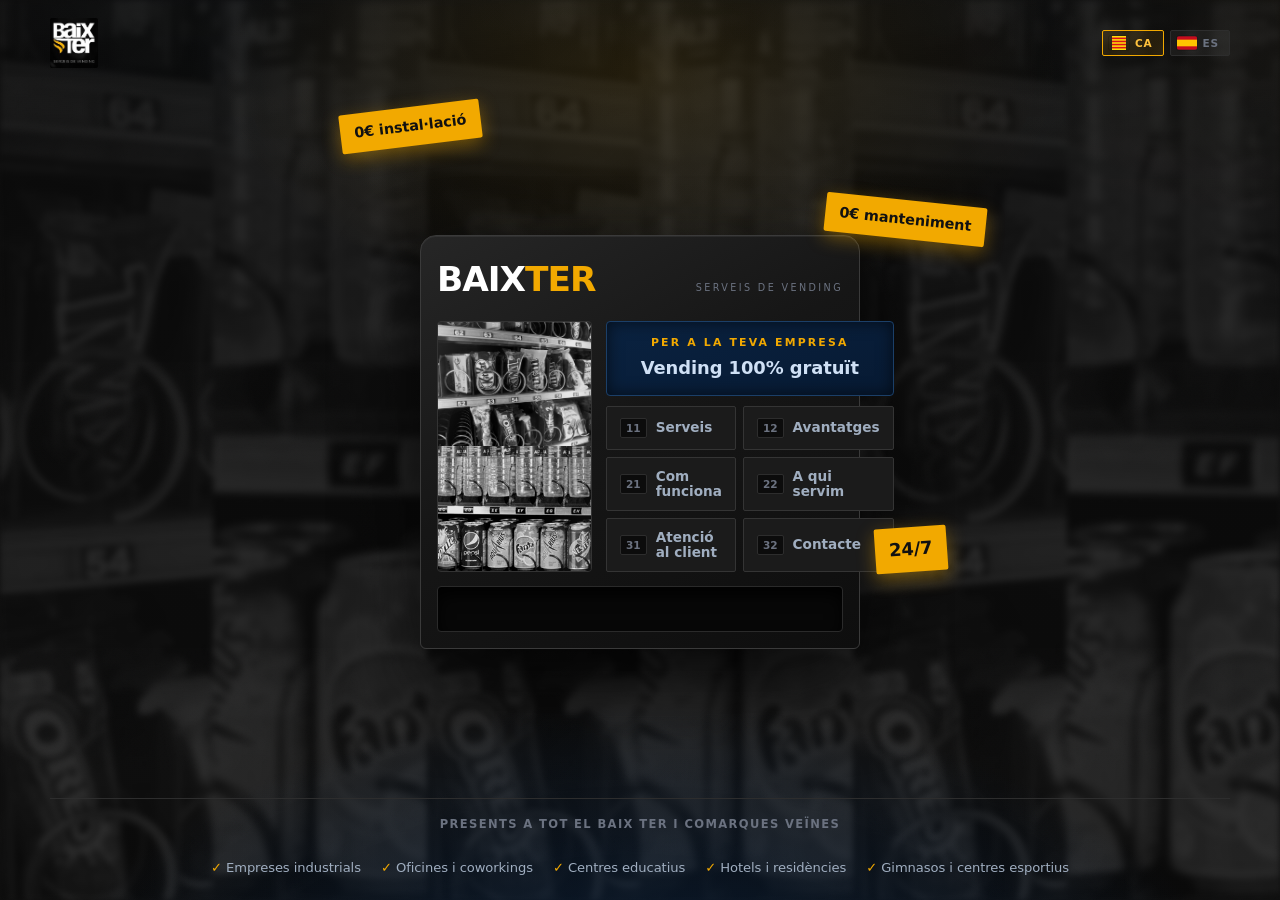
<file: index.html>
<!DOCTYPE html>
<html lang="ca">
<head>
  <meta charset="UTF-8" />
  <meta name="viewport" content="width=device-width, initial-scale=1.0" />
  <meta http-equiv="Content-Security-Policy" content="default-src 'self'; base-uri 'self'; form-action 'self'; img-src 'self' data: https://images.unsplash.com; style-src 'self' 'unsafe-inline' https://fonts.googleapis.com; font-src 'self' https://fonts.gstatic.com; script-src 'self'; object-src 'none'">
  <meta name="referrer" content="strict-origin-when-cross-origin" />
  <title>Vending Baix Ter – Màquines de Vending Gratuïtes</title>
  <meta name="description" content="Vending Baix Ter instal·la màquines de vending de menjar, cafè i begudes a la teva empresa sense cap cost. Servei complet i gratuït al Baix Ter i rodalies." />

  <!-- SEO -->
  <link rel="canonical" href="https://www.vendingbaixter.com/" />
  <meta name="robots" content="index, follow" />
  <meta name="theme-color" content="#0A2240" />

  <!-- Open Graph -->
  <meta property="og:type" content="website" />
  <meta property="og:locale" content="ca_ES" />
  <meta property="og:site_name" content="Vending Baix Ter" />
  <meta property="og:title" content="Vending Baix Ter – Màquines de Vending Gratuïtes" />
  <meta property="og:description" content="Vending Baix Ter instal·la màquines de vending de menjar, cafè i begudes a la teva empresa sense cap cost. Servei complet i gratuït al Baix Ter i rodalies." />
  <meta property="og:url" content="https://www.vendingbaixter.com/" />
  <meta property="og:image" content="https://www.vendingbaixter.com/assets/images/banner-baixter.jpg" />

  <!-- Twitter Cards -->
  <meta name="twitter:card" content="summary_large_image" />
  <meta name="twitter:title" content="Vending Baix Ter – Màquines de Vending Gratuïtes" />
  <meta name="twitter:description" content="Vending Baix Ter instal·la màquines de vending de menjar, cafè i begudes a la teva empresa sense cap cost. Servei complet i gratuït al Baix Ter i rodalies." />
  <meta name="twitter:image" content="https://www.vendingbaixter.com/assets/images/banner-baixter.jpg" />

  <!-- Favicon -->
  <link rel="icon" type="image/svg+xml" href="assets/favicon.svg" />
  <link rel="apple-touch-icon" href="assets/images/logo-baixter.jpg" />

  <link rel="preconnect" href="https://fonts.googleapis.com" />
  <link rel="preconnect" href="https://fonts.gstatic.com" crossorigin />
  <link href="https://fonts.googleapis.com/css2?family=Montserrat:wght@500;600;700;800&family=Inter:wght@400;500;600;700&display=swap" rel="stylesheet" />
  <link rel="stylesheet" href="assets/css/styles.css" />

  <!-- Structured data -->
  <script type="application/ld+json">
  {"@context":"https://schema.org","@type":"LocalBusiness","name":"Vending Baix Ter","image":"https://www.vendingbaixter.com/assets/images/logo-baixter.jpg","url":"https://www.vendingbaixter.com/","telephone":"+34605913964","email":"info@vendingbaixter.com","priceRange":"Gratuit","areaServed":"Baix Ter, Girona","description":"Instal·lacio i manteniment gratuits de maquines de vending de cafe, snacks i begudes per a empreses del Baix Ter i comarques veines.","address":{"@type":"PostalAddress","addressRegion":"Girona","addressCountry":"ES"}}
  </script>
</head>
<body>
<a class="skip-link" href="#app" data-i18n="a11y.skip">Salta al contingut</a>
<main id="app">

  <!-- ════════ HOME · MÀQUINA ════════ -->
  <section class="machine-home" id="home" aria-label="Màquina de vending Baixter">
    <div class="product-wall" aria-hidden="true">
      <div style="background-image:url('assets/images/snack.jpg')"></div>
      <div style="background-image:url('assets/images/refrescos.jpg')"></div>
      <div style="background-image:url('assets/images/snack.jpg')"></div>
      <div style="background-image:url('assets/images/refrescos.jpg')"></div>
      <div style="background-image:url('assets/images/snack.jpg')"></div>
      <div style="background-image:url('assets/images/refrescos.jpg')"></div>
    </div>
    <div class="home-glow" aria-hidden="true"></div>

    <header class="topbar">
      <a href="#home" class="logo" aria-label="Baixter – Inici">
        <img src="assets/images/logo-baixter.jpg" alt="Baixter – Serveis de Vending" class="logo-img" />
      </a>
      <div class="lang-switcher">
        <button class="lang-btn active" data-lang="ca" aria-label="Català"><svg class="flag" viewBox="0 0 9 9" aria-hidden="true"><rect width="9" height="9" fill="#FCDD09"/><g fill="#DA121A"><rect y="1" width="9" height="1"/><rect y="3" width="9" height="1"/><rect y="5" width="9" height="1"/><rect y="7" width="9" height="1"/></g></svg><span class="lang-code">CA</span></button>
        <button class="lang-btn" data-lang="es" aria-label="Español"><svg class="flag" viewBox="0 0 3 2" aria-hidden="true"><rect width="3" height="2" fill="#c60b1e"/><rect y="0.5" width="3" height="1" fill="#ffc400"/></svg><span class="lang-code">ES</span></button>
      </div>
    </header>

    <div class="machine-wrap">
      <h1 class="visually-hidden">Vending Baix Ter — Màquines de vending gratuïtes per a empreses al Baix Ter</h1>
      <span class="sticker sticker--1" data-i18n="machine.sticker1">0€ instal·lació</span>
      <span class="sticker sticker--2" data-i18n="machine.sticker2">0€ manteniment</span>
      <span class="sticker sticker--3" data-i18n="machine.sticker3">24/7</span>

      <div class="machine" role="group" aria-label="Selector de seccions">
        <div class="machine-head">
          <span class="machine-logo">BAIX<b>TER</b></span>
          <span class="machine-sub" data-i18n="machine.sub">Serveis de Vending</span>
        </div>

        <div class="machine-body">
          <div class="showcase" aria-hidden="true">
            <div style="background-image:url('assets/images/snack.jpg')"></div>
            <div style="background-image:url('assets/images/refrescos.jpg')"></div>
          </div>

          <div class="control">
            <div class="display" id="display" aria-live="polite">
              <span class="display-eyebrow" data-i18n="machine.displayEyebrow">Per a la teva empresa</span>
              <span class="display-main" data-i18n="machine.displayIdle">Vending 100% gratuït</span>
            </div>
            <nav class="keypad" aria-label="Seccions del lloc">
              <button class="vbtn" data-route="serveis"><span class="vbtn-code">11</span><span class="vbtn-label" data-i18n="nav.services">Serveis</span></button>
              <button class="vbtn" data-route="avantatges"><span class="vbtn-code">12</span><span class="vbtn-label" data-i18n="nav.advantages">Avantatges</span></button>
              <button class="vbtn" data-route="com-funciona"><span class="vbtn-code">21</span><span class="vbtn-label" data-i18n="nav.howItWorks">Com funciona</span></button>
              <button class="vbtn" data-route="a-qui-servim"><span class="vbtn-code">22</span><span class="vbtn-label" data-i18n="nav.clients">A qui servim</span></button>
              <button class="vbtn" data-route="atencio"><span class="vbtn-code">31</span><span class="vbtn-label" data-i18n="nav.customerService">Atenció al client</span></button>
              <button class="vbtn" data-route="contacte"><span class="vbtn-code">32</span><span class="vbtn-label" data-i18n="nav.contact">Contacte</span></button>
            </nav>
          </div>
        </div>

        <div class="tray" id="tray" aria-hidden="true">
          <span class="capsule" id="capsule"></span>
        </div>
      </div>
    </div>

    <div class="confidence-bar">
      <p class="confidence-text" data-i18n="trust.text">Presents a tot el Baix Ter i comarques veïnes</p>
      <div class="confidence-items">
        <span data-i18n="trust.item1">Empreses industrials</span>
        <span data-i18n="trust.item2">Oficines i coworkings</span>
        <span data-i18n="trust.item3">Centres educatius</span>
        <span data-i18n="trust.item4">Hotels i residències</span>
        <span data-i18n="trust.item5">Gimnasos i centres esportius</span>
      </div>
    </div>
  </section>

  <!-- ════════ PANELS ════════ -->

  <!-- ════════ PANEL · SERVEIS ════════ -->
  <section class="panel" id="serveis" hidden aria-labelledby="serveis-title">
    <header class="panel-bar">
      <a href="#home" class="logo" aria-label="Baixter – Inici"><img src="assets/images/logo-baixter.jpg" alt="Baixter – Serveis de Vending" class="logo-img" /></a>
      <button type="button" class="back-btn" data-back>
        <svg width="16" height="16" viewBox="0 0 24 24" fill="none" stroke="currentColor" stroke-width="2.5"><path d="M19 12H5M12 19l-7-7 7-7"/></svg>
        <span data-i18n="machine.back">Tornar a la màquina</span>
      </button>
      <div class="lang-switcher">
        <button class="lang-btn active" data-lang="ca" aria-label="Català"><svg class="flag" viewBox="0 0 9 9" aria-hidden="true"><rect width="9" height="9" fill="#FCDD09"/><g fill="#DA121A"><rect y="1" width="9" height="1"/><rect y="3" width="9" height="1"/><rect y="5" width="9" height="1"/><rect y="7" width="9" height="1"/></g></svg><span class="lang-code">CA</span></button>
        <button class="lang-btn" data-lang="es" aria-label="Español"><svg class="flag" viewBox="0 0 3 2" aria-hidden="true"><rect width="3" height="2" fill="#c60b1e"/><rect y="0.5" width="3" height="1" fill="#ffc400"/></svg><span class="lang-code">ES</span></button>
      </div>
    </header>
    <div class="panel-content" tabindex="-1">
      <div class="section-header">
        <span class="section-tag" data-i18n="services.tag">Els nostres serveis</span>
        <h2 class="section-title" id="serveis-title" data-i18n-html="services.title">Tot el que el teu equip necessita,<br />en un sol espai</h2>
      </div>
      <div class="services-grid">

        <div class="service-card service-card--featured">
          <div class="service-img-wrap">
            <img
              src="https://images.unsplash.com/photo-1495474472287-4d71bcdd2085?auto=format&fit=crop&w=600&q=80"
              alt="Màquina de cafè vending"
              loading="lazy"
            />
            <div class="service-img-overlay"></div>
            <div class="service-tag-pill" data-i18n="services.popular">Més popular</div>
          </div>
          <div class="service-body">
            <div class="service-icon">
              <svg width="32" height="32" viewBox="0 0 24 24" fill="none" stroke="currentColor" stroke-width="1.5"><path d="M18 8h1a4 4 0 0 1 0 8h-1"/><path d="M2 8h16v9a4 4 0 0 1-4 4H6a4 4 0 0 1-4-4V8z"/><line x1="6" y1="1" x2="6" y2="4"/><line x1="10" y1="1" x2="10" y2="4"/><line x1="14" y1="1" x2="14" y2="4"/></svg>
            </div>
            <h3 class="service-title" data-i18n="services.coffee.title">Màquines de Cafè</h3>
            <p class="service-desc" data-i18n="services.coffee.desc">Cafè exprés, americà, cappuccino i més, amb preparació automàtica.</p>
            <ul class="service-features">
              <li data-i18n="services.coffee.f1">Cafè en gra mòlt al moment</li>
              <li data-i18n="services.coffee.f2">Opcions de llet calenta i freda</li>
              <li data-i18n="services.coffee.f3">Xocolata calenta i infusions</li>
              <li data-i18n="services.coffee.f4">Tasses o gots d'un sol ús inclosos</li>
            </ul>
          </div>
        </div>

        <div class="service-card">
          <div class="service-img-wrap">
            <img
              src="assets/images/snack.jpg"
              alt="Snacks i menjar en vending"
              loading="lazy"
            />
            <div class="service-img-overlay"></div>
          </div>
          <div class="service-body">
            <div class="service-icon">
              <svg width="32" height="32" viewBox="0 0 24 24" fill="none" stroke="currentColor" stroke-width="1.5"><rect x="2" y="3" width="20" height="14" rx="2"/><path d="M8 21h8M12 17v4"/><path d="M7 8h.01M11 8h.01M15 8h.01M7 12h.01M11 12h.01M15 12h.01"/></svg>
            </div>
            <h3 class="service-title" data-i18n="services.snacks.title">Màquines de Snacks</h3>
            <p class="service-desc" data-i18n="services.snacks.desc">Brioixeria, fruits secs, barretes i aperitius per a qualsevol hora.</p>
            <ul class="service-features">
              <li data-i18n="services.snacks.f1">Més de 40 referències de producte</li>
              <li data-i18n="services.snacks.f2">Opcions saludables i tradicionals</li>
              <li data-i18n="services.snacks.f3">Productes frescos i envasats</li>
              <li data-i18n="services.snacks.f4">Reposició periòdica garantida</li>
            </ul>
          </div>
        </div>

        <div class="service-card">
          <div class="service-img-wrap">
            <img
              src="assets/images/refrescos.jpg"
              alt="Begudes fredes en màquina vending"
              loading="lazy"
            />
            <div class="service-img-overlay"></div>
          </div>
          <div class="service-body">
            <div class="service-icon">
              <svg width="32" height="32" viewBox="0 0 24 24" fill="none" stroke="currentColor" stroke-width="1.5"><path d="M12 22s8-4 8-10V5l-8-3-8 3v7c0 6 8 10 8 10z"/><path d="M8 11l2 2 4-4"/></svg>
            </div>
            <h3 class="service-title" data-i18n="services.drinks.title">Màquines de Begudes</h3>
            <p class="service-desc" data-i18n="services.drinks.desc">Aigua, refrescs, sucs i begudes energètiques sempre a la temperatura perfecta.</p>
            <ul class="service-features">
              <li data-i18n="services.drinks.f1">Refrescs de les principals marques</li>
              <li data-i18n="services.drinks.f2">Aigua mineral freda i natural</li>
              <li data-i18n="services.drinks.f3">Sucs i begudes isotòniques</li>
              <li data-i18n="services.drinks.f4">Temperatura òptima garantida</li>
            </ul>
          </div>
        </div>

      </div>
    </div>
    <footer class="footer panel-footer">
      <div class="container footer-inner">
        <div class="footer-brand">
          <a href="#home" class="logo" aria-label="Baixter – Serveis de Vending">
            <img src="assets/images/logo-baixter.jpg" alt="Baixter – Serveis de Vending" class="logo-img" />
          </a>
          <p data-i18n="footer.desc">Servei de vending gratuït per a empreses i establiments del Baix Ter i comarques veïnes.</p>
        </div>
        <div class="footer-links">
          <div class="footer-col">
            <h5 data-i18n="footer.services">Serveis</h5>
            <a href="#serveis" data-i18n="footer.coffee">Màquines de cafè</a>
            <a href="#serveis" data-i18n="footer.snacks">Màquines de snacks</a>
            <a href="#serveis" data-i18n="footer.drinks">Màquines de begudes</a>
          </div>
          <div class="footer-col">
            <h5 data-i18n="footer.company">Empresa</h5>
            <a href="#avantatges" data-i18n="footer.whyUs">Per què escollir-nos</a>
            <a href="#com-funciona" data-i18n="footer.howItWorks">Com funciona</a>
          </div>
          <div class="footer-col">
            <h5 data-i18n="footer.contact">Contacte</h5>
            <a href="tel:+34605913964">+34 605 91 39 64</a>
            <a href="mailto:info@vendingbaixter.com">info@vendingbaixter.com</a>
            <a href="#contacte" data-i18n="footer.contactForm">Formulari de contacte</a>
          </div>
        </div>
      </div>
      <div class="footer-bottom">
        <div class="container footer-bottom-inner">
          <p data-i18n="footer.copyright">© 2024 Vending Baix Ter. Tots els drets reservats.</p>
          <div class="footer-legal">
            <a href="privacy.html" data-i18n="footer.privacy">Política de privacitat</a>
            <a href="legal.html" data-i18n="footer.legal">Avís legal</a>
            <a href="cookies.html" data-i18n="footer.cookies">Cookies</a>
          </div>
        </div>
      </div>
    </footer>
  </section>

  <!-- ════════ PANEL · AVANTATGES ════════ -->
  <section class="panel" id="avantatges" hidden aria-labelledby="avantatges-title">
    <header class="panel-bar">
      <a href="#home" class="logo" aria-label="Baixter – Inici"><img src="assets/images/logo-baixter.jpg" alt="Baixter – Serveis de Vending" class="logo-img" /></a>
      <button type="button" class="back-btn" data-back>
        <svg width="16" height="16" viewBox="0 0 24 24" fill="none" stroke="currentColor" stroke-width="2.5"><path d="M19 12H5M12 19l-7-7 7-7"/></svg>
        <span data-i18n="machine.back">Tornar a la màquina</span>
      </button>
      <div class="lang-switcher">
        <button class="lang-btn active" data-lang="ca" aria-label="Català"><svg class="flag" viewBox="0 0 9 9" aria-hidden="true"><rect width="9" height="9" fill="#FCDD09"/><g fill="#DA121A"><rect y="1" width="9" height="1"/><rect y="3" width="9" height="1"/><rect y="5" width="9" height="1"/><rect y="7" width="9" height="1"/></g></svg><span class="lang-code">CA</span></button>
        <button class="lang-btn" data-lang="es" aria-label="Español"><svg class="flag" viewBox="0 0 3 2" aria-hidden="true"><rect width="3" height="2" fill="#c60b1e"/><rect y="0.5" width="3" height="1" fill="#ffc400"/></svg><span class="lang-code">ES</span></button>
      </div>
    </header>
    <div class="panel-content" tabindex="-1">
      <div class="section-header">
        <span class="section-tag" data-i18n="advantages.tag">Per què escollir-nos?</span>
        <h2 class="section-title" id="avantatges-title" data-i18n-html="advantages.title">La solució més intel·ligent<br />per a la teva empresa</h2>
      </div>
      <div class="advantages-grid">
        <div class="advantage-card">
          <div class="advantage-icon">
            <svg width="28" height="28" viewBox="0 0 24 24" fill="none" stroke="currentColor" stroke-width="2"><line x1="12" y1="1" x2="12" y2="23"/><path d="M17 5H9.5a3.5 3.5 0 0 0 0 7h5a3.5 3.5 0 0 1 0 7H6"/></svg>
          </div>
          <h4 data-i18n="advantages.a1.title">Cost zero</h4>
          <p data-i18n="advantages.a1.desc">Instal·lació, manteniment i reposició totalment gratuïts.</p>
        </div>
        <div class="advantage-card">
          <div class="advantage-icon">
            <svg width="28" height="28" viewBox="0 0 24 24" fill="none" stroke="currentColor" stroke-width="2"><circle cx="12" cy="12" r="10"/><polyline points="12 6 12 12 16 14"/></svg>
          </div>
          <h4 data-i18n="advantages.a2.title">Resposta ràpida</h4>
          <p data-i18n="advantages.a2.desc">Equip tècnic local que resol qualsevol incidència ràpidament.</p>
        </div>
        <div class="advantage-card">
          <div class="advantage-icon">
            <svg width="28" height="28" viewBox="0 0 24 24" fill="none" stroke="currentColor" stroke-width="2"><path d="M14 9V5a3 3 0 0 0-3-3l-4 9v11h11.28a2 2 0 0 0 2-1.7l1.38-9a2 2 0 0 0-2-2.3H14z"/><path d="M7 22H4a2 2 0 0 1-2-2v-7a2 2 0 0 1 2-2h3"/></svg>
          </div>
          <h4 data-i18n="advantages.a3.title">Sense compromisos</h4>
          <p data-i18n="advantages.a3.desc">Pots sol·licitar retirar la màquina en qualsevol moment.</p>
        </div>
        <div class="advantage-card">
          <div class="advantage-icon">
            <svg width="28" height="28" viewBox="0 0 24 24" fill="none" stroke="currentColor" stroke-width="2"><path d="M12 22s8-4 8-10V5l-8-3-8 3v7c0 6 8 10 8 10z"/></svg>
          </div>
          <h4 data-i18n="advantages.a4.title">Màquines homologades</h4>
          <p data-i18n="advantages.a4.desc">Tot l'equipament compleix la normativa i els controls d'higiene.</p>
        </div>
        <div class="advantage-card">
          <div class="advantage-icon">
            <svg width="28" height="28" viewBox="0 0 24 24" fill="none" stroke="currentColor" stroke-width="2"><path d="M17 21v-2a4 4 0 0 0-4-4H5a4 4 0 0 0-4 4v2"/><circle cx="9" cy="7" r="4"/><path d="M23 21v-2a4 4 0 0 0-3-3.87"/><path d="M16 3.13a4 4 0 0 1 0 7.75"/></svg>
          </div>
          <h4 data-i18n="advantages.a5.title">Benestar de l'equip</h4>
          <p data-i18n="advantages.a5.desc">Treballadors més satisfets i productius gràcies a un bon servei.</p>
        </div>
        <div class="advantage-card">
          <div class="advantage-icon">
            <svg width="28" height="28" viewBox="0 0 24 24" fill="none" stroke="currentColor" stroke-width="2"><circle cx="12" cy="12" r="3"/><path d="M12 1v4M12 19v4M4.22 4.22l2.83 2.83M16.95 16.95l2.83 2.83M1 12h4M19 12h4M4.22 19.78l2.83-2.83M16.95 7.05l2.83-2.83"/></svg>
          </div>
          <h4 data-i18n="advantages.a6.title">Servei local</h4>
          <p data-i18n="advantages.a6.desc">Empresa del Baix Ter amb tracte proper i personalitzat.</p>
        </div>
      </div>
    </div>
    <footer class="footer panel-footer">
      <div class="container footer-inner">
        <div class="footer-brand">
          <a href="#home" class="logo" aria-label="Baixter – Serveis de Vending">
            <img src="assets/images/logo-baixter.jpg" alt="Baixter – Serveis de Vending" class="logo-img" />
          </a>
          <p data-i18n="footer.desc">Servei de vending gratuït per a empreses i establiments del Baix Ter i comarques veïnes.</p>
        </div>
        <div class="footer-links">
          <div class="footer-col">
            <h5 data-i18n="footer.services">Serveis</h5>
            <a href="#serveis" data-i18n="footer.coffee">Màquines de cafè</a>
            <a href="#serveis" data-i18n="footer.snacks">Màquines de snacks</a>
            <a href="#serveis" data-i18n="footer.drinks">Màquines de begudes</a>
          </div>
          <div class="footer-col">
            <h5 data-i18n="footer.company">Empresa</h5>
            <a href="#avantatges" data-i18n="footer.whyUs">Per què escollir-nos</a>
            <a href="#com-funciona" data-i18n="footer.howItWorks">Com funciona</a>
          </div>
          <div class="footer-col">
            <h5 data-i18n="footer.contact">Contacte</h5>
            <a href="tel:+34605913964">+34 605 91 39 64</a>
            <a href="mailto:info@vendingbaixter.com">info@vendingbaixter.com</a>
            <a href="#contacte" data-i18n="footer.contactForm">Formulari de contacte</a>
          </div>
        </div>
      </div>
      <div class="footer-bottom">
        <div class="container footer-bottom-inner">
          <p data-i18n="footer.copyright">© 2024 Vending Baix Ter. Tots els drets reservats.</p>
          <div class="footer-legal">
            <a href="privacy.html" data-i18n="footer.privacy">Política de privacitat</a>
            <a href="legal.html" data-i18n="footer.legal">Avís legal</a>
            <a href="cookies.html" data-i18n="footer.cookies">Cookies</a>
          </div>
        </div>
      </div>
    </footer>
  </section>

  <!-- ════════ PANEL · COM FUNCIONA ════════ -->
  <section class="panel" id="com-funciona" hidden aria-labelledby="com-funciona-title">
    <header class="panel-bar">
      <a href="#home" class="logo" aria-label="Baixter – Inici"><img src="assets/images/logo-baixter.jpg" alt="Baixter – Serveis de Vending" class="logo-img" /></a>
      <button type="button" class="back-btn" data-back>
        <svg width="16" height="16" viewBox="0 0 24 24" fill="none" stroke="currentColor" stroke-width="2.5"><path d="M19 12H5M12 19l-7-7 7-7"/></svg>
        <span data-i18n="machine.back">Tornar a la màquina</span>
      </button>
      <div class="lang-switcher">
        <button class="lang-btn active" data-lang="ca" aria-label="Català"><svg class="flag" viewBox="0 0 9 9" aria-hidden="true"><rect width="9" height="9" fill="#FCDD09"/><g fill="#DA121A"><rect y="1" width="9" height="1"/><rect y="3" width="9" height="1"/><rect y="5" width="9" height="1"/><rect y="7" width="9" height="1"/></g></svg><span class="lang-code">CA</span></button>
        <button class="lang-btn" data-lang="es" aria-label="Español"><svg class="flag" viewBox="0 0 3 2" aria-hidden="true"><rect width="3" height="2" fill="#c60b1e"/><rect y="0.5" width="3" height="1" fill="#ffc400"/></svg><span class="lang-code">ES</span></button>
      </div>
    </header>
    <div class="panel-content" tabindex="-1">
      <div class="section-header">
        <span class="section-tag" data-i18n="howItWorks.tag">Procés senzill</span>
        <h2 class="section-title" id="com-funciona-title" data-i18n="howItWorks.title">Comença en 3 passos</h2>
      </div>
      <div class="steps">
        <div class="step">
          <div class="step-number">01</div>
          <div class="step-content">
            <h3 data-i18n="howItWorks.step1.title">Contacta'ns</h3>
            <p data-i18n="howItWorks.step1.desc">Escriu-nos o truca'ns i et responem en menys de 24 hores.</p>
          </div>
        </div>
        <div class="step-connector">
          <svg width="40" height="16" viewBox="0 0 40 16" fill="none"><path d="M0 8h36M30 2l6 6-6 6" stroke="#F2A900" stroke-width="2" stroke-linecap="round" stroke-linejoin="round"/></svg>
        </div>
        <div class="step">
          <div class="step-number">02</div>
          <div class="step-content">
            <h3 data-i18n="howItWorks.step2.title">Planifiquem junts</h3>
            <p data-i18n="howItWorks.step2.desc">Visitem el teu local i triem les màquines i la ubicació ideal.</p>
          </div>
        </div>
        <div class="step-connector">
          <svg width="40" height="16" viewBox="0 0 40 16" fill="none"><path d="M0 8h36M30 2l6 6-6 6" stroke="#F2A900" stroke-width="2" stroke-linecap="round" stroke-linejoin="round"/></svg>
        </div>
        <div class="step">
          <div class="step-number">03</div>
          <div class="step-content">
            <h3 data-i18n="howItWorks.step3.title">Instal·lem i llest</h3>
            <p data-i18n="howItWorks.step3.desc">Instal·lem i aprovisionem la màquina; el manteniment va per nosaltres.</p>
          </div>
        </div>
      </div>
    </div>
    <footer class="footer panel-footer">
      <div class="container footer-inner">
        <div class="footer-brand">
          <a href="#home" class="logo" aria-label="Baixter – Serveis de Vending">
            <img src="assets/images/logo-baixter.jpg" alt="Baixter – Serveis de Vending" class="logo-img" />
          </a>
          <p data-i18n="footer.desc">Servei de vending gratuït per a empreses i establiments del Baix Ter i comarques veïnes.</p>
        </div>
        <div class="footer-links">
          <div class="footer-col">
            <h5 data-i18n="footer.services">Serveis</h5>
            <a href="#serveis" data-i18n="footer.coffee">Màquines de cafè</a>
            <a href="#serveis" data-i18n="footer.snacks">Màquines de snacks</a>
            <a href="#serveis" data-i18n="footer.drinks">Màquines de begudes</a>
          </div>
          <div class="footer-col">
            <h5 data-i18n="footer.company">Empresa</h5>
            <a href="#avantatges" data-i18n="footer.whyUs">Per què escollir-nos</a>
            <a href="#com-funciona" data-i18n="footer.howItWorks">Com funciona</a>
          </div>
          <div class="footer-col">
            <h5 data-i18n="footer.contact">Contacte</h5>
            <a href="tel:+34605913964">+34 605 91 39 64</a>
            <a href="mailto:info@vendingbaixter.com">info@vendingbaixter.com</a>
            <a href="#contacte" data-i18n="footer.contactForm">Formulari de contacte</a>
          </div>
        </div>
      </div>
      <div class="footer-bottom">
        <div class="container footer-bottom-inner">
          <p data-i18n="footer.copyright">© 2024 Vending Baix Ter. Tots els drets reservats.</p>
          <div class="footer-legal">
            <a href="privacy.html" data-i18n="footer.privacy">Política de privacitat</a>
            <a href="legal.html" data-i18n="footer.legal">Avís legal</a>
            <a href="cookies.html" data-i18n="footer.cookies">Cookies</a>
          </div>
        </div>
      </div>
    </footer>
  </section>

  <!-- ════════ PANEL · A QUI SERVIM ════════ -->
  <section class="panel" id="a-qui-servim" hidden aria-labelledby="a-qui-servim-title">
    <header class="panel-bar">
      <a href="#home" class="logo" aria-label="Baixter – Inici"><img src="assets/images/logo-baixter.jpg" alt="Baixter – Serveis de Vending" class="logo-img" /></a>
      <button type="button" class="back-btn" data-back>
        <svg width="16" height="16" viewBox="0 0 24 24" fill="none" stroke="currentColor" stroke-width="2.5"><path d="M19 12H5M12 19l-7-7 7-7"/></svg>
        <span data-i18n="machine.back">Tornar a la màquina</span>
      </button>
      <div class="lang-switcher">
        <button class="lang-btn active" data-lang="ca" aria-label="Català"><svg class="flag" viewBox="0 0 9 9" aria-hidden="true"><rect width="9" height="9" fill="#FCDD09"/><g fill="#DA121A"><rect y="1" width="9" height="1"/><rect y="3" width="9" height="1"/><rect y="5" width="9" height="1"/><rect y="7" width="9" height="1"/></g></svg><span class="lang-code">CA</span></button>
        <button class="lang-btn" data-lang="es" aria-label="Español"><svg class="flag" viewBox="0 0 3 2" aria-hidden="true"><rect width="3" height="2" fill="#c60b1e"/><rect y="0.5" width="3" height="1" fill="#ffc400"/></svg><span class="lang-code">ES</span></button>
      </div>
    </header>
    <div class="panel-content" tabindex="-1">
      <div class="section-header">
        <span class="section-tag" data-i18n="clients.tag">Qui ens tria?</span>
        <h2 class="section-title" id="a-qui-servim-title" data-i18n-html="clients.title">Vending per a qualsevol<br/><span class="gradient-text">tipus d'empresa</span></h2>
      </div>
      <div class="sectors-wrap">
        <div class="sectors-diagram">
          <svg class="sectors-svg" viewBox="0 0 300 300" preserveAspectRatio="none" aria-hidden="true">
            <line x1="150" y1="150" x2="50" y2="50"/>
            <line x1="150" y1="150" x2="150" y2="50"/>
            <line x1="150" y1="150" x2="250" y2="50"/>
            <line x1="150" y1="150" x2="50" y2="150"/>
            <line x1="150" y1="150" x2="250" y2="150"/>
            <line x1="150" y1="150" x2="50" y2="250"/>
            <line x1="150" y1="150" x2="150" y2="250"/>
            <line x1="150" y1="150" x2="250" y2="250"/>
          </svg>
          <div class="sectors-grid">
            <!-- Hospital -->
            <div class="sector-node" style="--c:#ff6b6b">
              <div class="sector-icon-wrap">
                <svg viewBox="0 0 24 24" fill="none" stroke="currentColor" stroke-width="1.8" stroke-linecap="round" stroke-linejoin="round"><circle cx="12" cy="12" r="9"/><path d="M12 8v8M8 12h8"/></svg>
              </div>
              <span class="sector-label" data-i18n="clients.hospital">Hospitals</span>
            </div>
            <!-- Col·legi -->
            <div class="sector-node" style="--c:#4ecdc4">
              <div class="sector-icon-wrap">
                <svg viewBox="0 0 24 24" fill="none" stroke="currentColor" stroke-width="1.8" stroke-linecap="round" stroke-linejoin="round"><path d="M22 10v6M2 10l10-5 10 5-10 5z"/><path d="M6 12v5c3 3 9 3 12 0v-5"/></svg>
              </div>
              <span class="sector-label" data-i18n="clients.school">Col·legis</span>
            </div>
            <!-- Fàbrica -->
            <div class="sector-node" style="--c:#ffa726">
              <div class="sector-icon-wrap">
                <svg viewBox="0 0 24 24" fill="none" stroke="currentColor" stroke-width="1.8" stroke-linecap="round" stroke-linejoin="round"><path d="M2 20h20M2 20V9l6 3V9l6 3V6h4v14"/></svg>
              </div>
              <span class="sector-label" data-i18n="clients.factory">Indústria</span>
            </div>
            <!-- Oficines -->
            <div class="sector-node" style="--c:#ab47bc">
              <div class="sector-icon-wrap">
                <svg viewBox="0 0 24 24" fill="none" stroke="currentColor" stroke-width="1.8" stroke-linecap="round" stroke-linejoin="round"><rect x="2" y="7" width="20" height="14" rx="2"/><path d="M16 7V5a2 2 0 0 0-2-2h-4a2 2 0 0 0-2 2v2"/><line x1="12" y1="12" x2="12" y2="15"/><line x1="10" y1="14" x2="14" y2="14"/></svg>
              </div>
              <span class="sector-label" data-i18n="clients.office">Oficines</span>
            </div>
            <!-- CENTER HUB -->
            <div class="sector-node sector-node--center">
              <div class="sector-center-icon">
                <svg viewBox="0 0 24 24" fill="none" stroke="currentColor" stroke-width="1.6" stroke-linecap="round" stroke-linejoin="round"><rect x="5" y="2" width="14" height="20" rx="2"/><path d="M9 7h6M9 11h4"/><circle cx="13" cy="15" r="2"/><path d="M5 19h14"/></svg>
              </div>
              <div class="sector-center-brand">Vending <strong>Baix Ter</strong></div>
              <span class="sector-center-sub" data-i18n="clients.center">Les teves màquines</span>
            </div>
            <!-- Hotel -->
            <div class="sector-node" style="--c:#42a5f5">
              <div class="sector-icon-wrap">
                <svg viewBox="0 0 24 24" fill="none" stroke="currentColor" stroke-width="1.8" stroke-linecap="round" stroke-linejoin="round"><path d="M2 4v16M22 4v16M7 8h10a1 1 0 0 1 1 1v5a1 1 0 0 1-1 1H7a1 1 0 0 1-1-1V9a1 1 0 0 1 1-1z"/><path d="M2 20h20"/></svg>
              </div>
              <span class="sector-label" data-i18n="clients.hotel">Hotels</span>
            </div>
            <!-- Gimnàs -->
            <div class="sector-node" style="--c:#66bb6a">
              <div class="sector-icon-wrap">
                <svg viewBox="0 0 24 24" fill="none" stroke="currentColor" stroke-width="1.8" stroke-linecap="round" stroke-linejoin="round"><circle cx="7.5" cy="12" r="2.5"/><circle cx="16.5" cy="12" r="2.5"/><path d="M10 12h4M3 10.5v3M21 10.5v3"/></svg>
              </div>
              <span class="sector-label" data-i18n="clients.gym">Gimnasos</span>
            </div>
            <!-- Residència -->
            <div class="sector-node" style="--c:#26c6da">
              <div class="sector-icon-wrap">
                <svg viewBox="0 0 24 24" fill="none" stroke="currentColor" stroke-width="1.8" stroke-linecap="round" stroke-linejoin="round"><path d="M3 9l9-7 9 7v11a2 2 0 0 1-2 2H5a2 2 0 0 1-2-2z"/><path d="M9 22V12h6v10"/></svg>
              </div>
              <span class="sector-label" data-i18n="clients.residence">Residències</span>
            </div>
            <!-- Administracions -->
            <div class="sector-node" style="--c:#ec407a">
              <div class="sector-icon-wrap">
                <svg viewBox="0 0 24 24" fill="none" stroke="currentColor" stroke-width="1.8" stroke-linecap="round" stroke-linejoin="round"><path d="M3 22h18M3 10h18M5 6l7-3 7 3M4 10v12M8 10v12M12 10v12M16 10v12M20 10v12"/></svg>
              </div>
              <span class="sector-label" data-i18n="clients.gov">Administracions</span>
            </div>
          </div>
        </div>
      </div>
    </div>
    <footer class="footer panel-footer">
      <div class="container footer-inner">
        <div class="footer-brand">
          <a href="#home" class="logo" aria-label="Baixter – Serveis de Vending">
            <img src="assets/images/logo-baixter.jpg" alt="Baixter – Serveis de Vending" class="logo-img" />
          </a>
          <p data-i18n="footer.desc">Servei de vending gratuït per a empreses i establiments del Baix Ter i comarques veïnes.</p>
        </div>
        <div class="footer-links">
          <div class="footer-col">
            <h5 data-i18n="footer.services">Serveis</h5>
            <a href="#serveis" data-i18n="footer.coffee">Màquines de cafè</a>
            <a href="#serveis" data-i18n="footer.snacks">Màquines de snacks</a>
            <a href="#serveis" data-i18n="footer.drinks">Màquines de begudes</a>
          </div>
          <div class="footer-col">
            <h5 data-i18n="footer.company">Empresa</h5>
            <a href="#avantatges" data-i18n="footer.whyUs">Per què escollir-nos</a>
            <a href="#com-funciona" data-i18n="footer.howItWorks">Com funciona</a>
          </div>
          <div class="footer-col">
            <h5 data-i18n="footer.contact">Contacte</h5>
            <a href="tel:+34605913964">+34 605 91 39 64</a>
            <a href="mailto:info@vendingbaixter.com">info@vendingbaixter.com</a>
            <a href="#contacte" data-i18n="footer.contactForm">Formulari de contacte</a>
          </div>
        </div>
      </div>
      <div class="footer-bottom">
        <div class="container footer-bottom-inner">
          <p data-i18n="footer.copyright">© 2024 Vending Baix Ter. Tots els drets reservats.</p>
          <div class="footer-legal">
            <a href="privacy.html" data-i18n="footer.privacy">Política de privacitat</a>
            <a href="legal.html" data-i18n="footer.legal">Avís legal</a>
            <a href="cookies.html" data-i18n="footer.cookies">Cookies</a>
          </div>
        </div>
      </div>
    </footer>
  </section>

  <!-- ════════ PANEL · ATENCIÓ AL CLIENT (SAT) ════════ -->
  <section class="panel" id="atencio" hidden aria-labelledby="atencio-title">
    <header class="panel-bar">
      <a href="#home" class="logo" aria-label="Baixter – Inici"><img src="assets/images/logo-baixter.jpg" alt="Baixter – Serveis de Vending" class="logo-img" /></a>
      <button type="button" class="back-btn" data-back>
        <svg width="16" height="16" viewBox="0 0 24 24" fill="none" stroke="currentColor" stroke-width="2.5"><path d="M19 12H5M12 19l-7-7 7-7"/></svg>
        <span data-i18n="machine.back">Tornar a la màquina</span>
      </button>
      <div class="lang-switcher">
        <button class="lang-btn active" data-lang="ca" aria-label="Català"><svg class="flag" viewBox="0 0 9 9" aria-hidden="true"><rect width="9" height="9" fill="#FCDD09"/><g fill="#DA121A"><rect y="1" width="9" height="1"/><rect y="3" width="9" height="1"/><rect y="5" width="9" height="1"/><rect y="7" width="9" height="1"/></g></svg><span class="lang-code">CA</span></button>
        <button class="lang-btn" data-lang="es" aria-label="Español"><svg class="flag" viewBox="0 0 3 2" aria-hidden="true"><rect width="3" height="2" fill="#c60b1e"/><rect y="0.5" width="3" height="1" fill="#ffc400"/></svg><span class="lang-code">ES</span></button>
      </div>
    </header>
    <div class="panel-content" tabindex="-1">
      <div class="sat-layout">
        <div class="sat-visual">
          <img src="assets/images/logo-baixter.jpg" alt="Logo Baixter – Serveis de Vending" class="sat-card-img" />
        </div>
      <div class="sat-card">
        <div class="sat-header">
          <div class="sat-info-icon">
            <svg width="28" height="28" viewBox="0 0 24 24" fill="none" stroke="currentColor" stroke-width="2.2"><circle cx="12" cy="12" r="10"/><line x1="12" y1="8" x2="12" y2="12"/><line x1="12" y1="16" x2="12.01" y2="16"/></svg>
          </div>
          <div class="sat-titles">
            <h2 id="atencio-title">Atenció al client</h2>
            <span>Atención al cliente</span>
            <span>Customer service</span>
          </div>
        </div>

        <div class="sat-contacts">
          <a href="tel:+34605913963" class="sat-contact-row">
            <div class="sat-contact-icon">
              <svg width="20" height="20" viewBox="0 0 24 24" fill="none" stroke="currentColor" stroke-width="2"><path d="M22 16.92v3a2 2 0 0 1-2.18 2 19.79 19.79 0 0 1-8.63-3.07A19.5 19.5 0 0 1 4.69 12a19.79 19.79 0 0 1-3.07-8.67A2 2 0 0 1 3.6 1.27h3a2 2 0 0 1 2 1.72c.127.96.361 1.903.7 2.81a2 2 0 0 1-.45 2.11L7.91 8.94a16 16 0 0 0 6.07 6.07l1.06-1.06a2 2 0 0 1 2.11-.45c.907.339 1.85.573 2.81.7A2 2 0 0 1 22 16.92z"/></svg>
            </div>
            <span class="sat-contact-label">Pere: 605 91 39 63</span>
          </a>
          <a href="tel:+34605913964" class="sat-contact-row">
            <div class="sat-contact-icon">
              <svg width="20" height="20" viewBox="0 0 24 24" fill="none" stroke="currentColor" stroke-width="2"><path d="M22 16.92v3a2 2 0 0 1-2.18 2 19.79 19.79 0 0 1-8.63-3.07A19.5 19.5 0 0 1 4.69 12a19.79 19.79 0 0 1-3.07-8.67A2 2 0 0 1 3.6 1.27h3a2 2 0 0 1 2 1.72c.127.96.361 1.903.7 2.81a2 2 0 0 1-.45 2.11L7.91 8.94a16 16 0 0 0 6.07 6.07l1.06-1.06a2 2 0 0 1 2.11-.45c.907.339 1.85.573 2.81.7A2 2 0 0 1 22 16.92z"/></svg>
            </div>
            <span class="sat-contact-label">Jordi: 605 91 39 64</span>
          </a>
          <a href="mailto:sat@vendingbaixter.com" class="sat-contact-row">
            <div class="sat-contact-icon">
              <svg width="20" height="20" viewBox="0 0 24 24" fill="none" stroke="currentColor" stroke-width="2"><path d="M4 4h16c1.1 0 2 .9 2 2v12c0 1.1-.9 2-2 2H4c-1.1 0-2-.9-2-2V6c0-1.1.9-2 2-2z"/><polyline points="22,6 12,13 2,6"/></svg>
            </div>
            <span class="sat-contact-label">sat@vendingbaixter.com</span>
          </a>
        </div>

        <div class="sat-whatsapp">
          <span class="sat-whatsapp-title" data-i18n="sat.whatsappTitle">Envia'ns un WhatsApp</span>
          <div class="sat-whatsapp-btns">
            <a href="https://wa.me/34605913963" class="sat-wa-btn" target="_blank" rel="noopener" aria-label="Enviar WhatsApp a Pere">
              <svg width="20" height="20" viewBox="0 0 24 24" fill="currentColor" aria-hidden="true"><path d="M.057 24l1.687-6.163a11.867 11.867 0 0 1-1.587-5.946C.16 5.335 5.495 0 12.05 0a11.817 11.817 0 0 1 8.413 3.488 11.824 11.824 0 0 1 3.48 8.414c-.003 6.557-5.338 11.892-11.893 11.892a11.9 11.9 0 0 1-5.688-1.448L.057 24zm6.597-3.807c1.676.995 3.276 1.591 5.392 1.592 5.448 0 9.886-4.434 9.889-9.885.002-5.462-4.415-9.89-9.881-9.892-5.452 0-9.887 4.434-9.889 9.884a9.86 9.86 0 0 0 1.51 5.26l-.999 3.648 3.978-1.06zm11.387-5.464c-.074-.124-.272-.198-.57-.347-.297-.149-1.758-.868-2.031-.967-.272-.099-.47-.149-.669.149-.198.297-.768.967-.941 1.165-.173.198-.347.223-.644.074-.297-.149-1.255-.462-2.39-1.475-.883-.788-1.48-1.761-1.653-2.059-.173-.297-.018-.458.13-.606.134-.133.297-.347.446-.521.151-.172.2-.296.3-.495.099-.198.05-.372-.025-.521-.075-.148-.669-1.611-.916-2.206-.242-.579-.487-.501-.669-.51l-.57-.01c-.198 0-.52.074-.792.372-.272.297-1.04 1.016-1.04 2.479 0 1.462 1.065 2.875 1.213 3.074.149.198 2.095 3.2 5.076 4.487.709.306 1.263.489 1.694.626.712.226 1.36.194 1.872.118.571-.085 1.758-.719 2.006-1.413.248-.695.248-1.29.173-1.414z"/></svg>
              <span>WhatsApp Pere</span>
            </a>
            <a href="https://wa.me/34605913964" class="sat-wa-btn" target="_blank" rel="noopener" aria-label="Enviar WhatsApp a Jordi">
              <svg width="20" height="20" viewBox="0 0 24 24" fill="currentColor" aria-hidden="true"><path d="M.057 24l1.687-6.163a11.867 11.867 0 0 1-1.587-5.946C.16 5.335 5.495 0 12.05 0a11.817 11.817 0 0 1 8.413 3.488 11.824 11.824 0 0 1 3.48 8.414c-.003 6.557-5.338 11.892-11.893 11.892a11.9 11.9 0 0 1-5.688-1.448L.057 24zm6.597-3.807c1.676.995 3.276 1.591 5.392 1.592 5.448 0 9.886-4.434 9.889-9.885.002-5.462-4.415-9.89-9.881-9.892-5.452 0-9.887 4.434-9.889 9.884a9.86 9.86 0 0 0 1.51 5.26l-.999 3.648 3.978-1.06zm11.387-5.464c-.074-.124-.272-.198-.57-.347-.297-.149-1.758-.868-2.031-.967-.272-.099-.47-.149-.669.149-.198.297-.768.967-.941 1.165-.173.198-.347.223-.644.074-.297-.149-1.255-.462-2.39-1.475-.883-.788-1.48-1.761-1.653-2.059-.173-.297-.018-.458.13-.606.134-.133.297-.347.446-.521.151-.172.2-.296.3-.495.099-.198.05-.372-.025-.521-.075-.148-.669-1.611-.916-2.206-.242-.579-.487-.501-.669-.51l-.57-.01c-.198 0-.52.074-.792.372-.272.297-1.04 1.016-1.04 2.479 0 1.462 1.065 2.875 1.213 3.074.149.198 2.095 3.2 5.076 4.487.709.306 1.263.489 1.694.626.712.226 1.36.194 1.872.118.571-.085 1.758-.719 2.006-1.413.248-.695.248-1.29.173-1.414z"/></svg>
              <span>WhatsApp Jordi</span>
            </a>
          </div>
        </div>

        <div class="sat-footer-brand">vendingbaixter.com</div>
      </div>
      </div><!-- end sat-layout -->
    </div>
    <footer class="footer panel-footer">
      <div class="container footer-inner">
        <div class="footer-brand">
          <a href="#home" class="logo" aria-label="Baixter – Serveis de Vending">
            <img src="assets/images/logo-baixter.jpg" alt="Baixter – Serveis de Vending" class="logo-img" />
          </a>
          <p data-i18n="footer.desc">Servei de vending gratuït per a empreses i establiments del Baix Ter i comarques veïnes.</p>
        </div>
        <div class="footer-links">
          <div class="footer-col">
            <h5 data-i18n="footer.services">Serveis</h5>
            <a href="#serveis" data-i18n="footer.coffee">Màquines de cafè</a>
            <a href="#serveis" data-i18n="footer.snacks">Màquines de snacks</a>
            <a href="#serveis" data-i18n="footer.drinks">Màquines de begudes</a>
          </div>
          <div class="footer-col">
            <h5 data-i18n="footer.company">Empresa</h5>
            <a href="#avantatges" data-i18n="footer.whyUs">Per què escollir-nos</a>
            <a href="#com-funciona" data-i18n="footer.howItWorks">Com funciona</a>
          </div>
          <div class="footer-col">
            <h5 data-i18n="footer.contact">Contacte</h5>
            <a href="tel:+34605913964">+34 605 91 39 64</a>
            <a href="mailto:info@vendingbaixter.com">info@vendingbaixter.com</a>
            <a href="#contacte" data-i18n="footer.contactForm">Formulari de contacte</a>
          </div>
        </div>
      </div>
      <div class="footer-bottom">
        <div class="container footer-bottom-inner">
          <p data-i18n="footer.copyright">© 2024 Vending Baix Ter. Tots els drets reservats.</p>
          <div class="footer-legal">
            <a href="privacy.html" data-i18n="footer.privacy">Política de privacitat</a>
            <a href="legal.html" data-i18n="footer.legal">Avís legal</a>
            <a href="cookies.html" data-i18n="footer.cookies">Cookies</a>
          </div>
        </div>
      </div>
    </footer>
  </section>

  <!-- ════════ PANEL · CONTACTE ════════ -->
  <section class="panel" id="contacte" hidden aria-labelledby="contacte-title">
    <header class="panel-bar">
      <a href="#home" class="logo" aria-label="Baixter – Inici"><img src="assets/images/logo-baixter.jpg" alt="Baixter – Serveis de Vending" class="logo-img" /></a>
      <button type="button" class="back-btn" data-back>
        <svg width="16" height="16" viewBox="0 0 24 24" fill="none" stroke="currentColor" stroke-width="2.5"><path d="M19 12H5M12 19l-7-7 7-7"/></svg>
        <span data-i18n="machine.back">Tornar a la màquina</span>
      </button>
      <div class="lang-switcher">
        <button class="lang-btn active" data-lang="ca" aria-label="Català"><svg class="flag" viewBox="0 0 9 9" aria-hidden="true"><rect width="9" height="9" fill="#FCDD09"/><g fill="#DA121A"><rect y="1" width="9" height="1"/><rect y="3" width="9" height="1"/><rect y="5" width="9" height="1"/><rect y="7" width="9" height="1"/></g></svg><span class="lang-code">CA</span></button>
        <button class="lang-btn" data-lang="es" aria-label="Español"><svg class="flag" viewBox="0 0 3 2" aria-hidden="true"><rect width="3" height="2" fill="#c60b1e"/><rect y="0.5" width="3" height="1" fill="#ffc400"/></svg><span class="lang-code">ES</span></button>
      </div>
    </header>
    <div class="panel-content" tabindex="-1">
      <div class="section-header">
        <span class="section-tag" data-i18n="contact.tag">Contacta amb nosaltres</span>
        <h2 class="section-title" id="contacte-title" data-i18n="cta.title">La teva empresa encara no té vending?</h2>
        <p class="section-subtitle" data-i18n="cta.desc">Uneix-te als negocis del Baix Ter que ja gaudeixen d'un servei de qualitat sense pagar res. El procés és senzill i sense risc.</p>
      </div>
      <div class="contact-wrapper">
        <div class="contact-info">
          <div class="contact-photo contact-photo--logo">
            <img
              src="assets/images/logo-baixter.jpg"
              alt="Logo Baixter – Serveis de Vending"
              loading="lazy"
            />
            <div class="contact-photo-badge">
              <svg width="18" height="18" viewBox="0 0 24 24" fill="none" stroke="currentColor" stroke-width="2.5"><path d="M22 11.08V12a10 10 0 1 1-5.93-9.14"/><polyline points="22 4 12 14.01 9 11.01"/></svg>
              <span data-i18n="contact.photoBadge">Instal·lació gratuïta · Sense permanència</span>
            </div>
          </div>

          <div class="contact-methods">
            <a href="tel:+34605913964" class="contact-method">
              <div class="contact-method-icon">
                <svg width="22" height="22" viewBox="0 0 24 24" fill="none" stroke="currentColor" stroke-width="2"><path d="M22 16.92v3a2 2 0 0 1-2.18 2 19.79 19.79 0 0 1-8.63-3.07A19.5 19.5 0 0 1 4.69 12a19.79 19.79 0 0 1-3.07-8.67A2 2 0 0 1 3.6 1.27h3a2 2 0 0 1 2 1.72c.127.96.361 1.903.7 2.81a2 2 0 0 1-.45 2.11L7.91 8.94a16 16 0 0 0 6.07 6.07l1.06-1.06a2 2 0 0 1 2.11-.45c.907.339 1.85.573 2.81.7A2 2 0 0 1 21.91 16.92z"/></svg>
              </div>
              <div>
                <span class="contact-method-label" data-i18n="contact.phone">Telèfon</span>
                <span class="contact-method-value">+34 605 91 39 64</span>
              </div>
            </a>
            <a href="mailto:info@vendingbaixter.com" class="contact-method">
              <div class="contact-method-icon">
                <svg width="22" height="22" viewBox="0 0 24 24" fill="none" stroke="currentColor" stroke-width="2"><path d="M4 4h16c1.1 0 2 .9 2 2v12c0 1.1-.9 2-2 2H4c-1.1 0-2-.9-2-2V6c0-1.1.9-2 2-2z"/><polyline points="22,6 12,13 2,6"/></svg>
              </div>
              <div>
                <span class="contact-method-label" data-i18n="contact.email">Correu electrònic</span>
                <span class="contact-method-value">info@vendingbaixter.com</span>
              </div>
            </a>
            <a href="https://wa.me/34605913964" class="contact-method">
              <div class="contact-method-icon">
                <svg width="22" height="22" viewBox="0 0 24 24" fill="none" stroke="currentColor" stroke-width="2"><path d="M21 11.5a8.38 8.38 0 0 1-.9 3.8 8.5 8.5 0 0 1-7.6 4.7 8.38 8.38 0 0 1-3.8-.9L3 21l1.9-5.7a8.38 8.38 0 0 1-.9-3.8 8.5 8.5 0 0 1 4.7-7.6 8.38 8.38 0 0 1 3.8-.9h.5a8.48 8.48 0 0 1 8 8v.5z"/></svg>
              </div>
              <div>
                <span class="contact-method-label">WhatsApp</span>
                <span class="contact-method-value" data-i18n="contact.whatsapp">Escriu-nos ara</span>
              </div>
            </a>
          </div>
        </div>
        <div class="contact-form-wrapper">
          <form class="contact-form" id="contactForm">
            <h3 data-i18n="contact.form.title">Sol·licita informació gratuïta</h3>
            <div class="form-row">
              <div class="form-group">
                <label for="nombre" data-i18n="contact.form.name">Nom *</label>
                <input type="text" id="nombre" name="nombre"
                  autocomplete="name"
                  data-i18n-placeholder="contact.form.namePlaceholder"
                  placeholder="El teu nom" required />
              </div>
              <div class="form-group">
                <label for="empresa" data-i18n="contact.form.company">Empresa</label>
                <input type="text" id="empresa" name="empresa"
                  autocomplete="organization"
                  data-i18n-placeholder="contact.form.companyPlaceholder"
                  placeholder="Nom de la teva empresa" />
              </div>
            </div>
            <div class="form-row">
              <div class="form-group">
                <label for="email" data-i18n="contact.form.email">Correu electrònic *</label>
                <input type="email" id="email" name="email" autocomplete="email" placeholder="correu@empresa.com" required />
              </div>
              <div class="form-group">
                <label for="telefono" data-i18n="contact.form.phone">Telèfon</label>
                <input type="tel" id="telefono" name="telefono" autocomplete="tel" placeholder="+34 600 000 000" />
              </div>
            </div>
            <div class="form-group">
              <label for="tipo" data-i18n="contact.form.machineType">Quin tipus de màquina t'interessa?</label>
              <select id="tipo" name="tipo">
                <option value="" data-i18n="contact.form.selectOption">Selecciona una opció</option>
                <option value="cafe" data-i18n="contact.form.coffee">Màquina de cafè</option>
                <option value="snacks" data-i18n="contact.form.snacks">Màquina de snacks / menjar</option>
                <option value="bebidas" data-i18n="contact.form.drinks">Màquina de begudes</option>
                <option value="combo" data-i18n="contact.form.combo">Combinació de diverses</option>
                <option value="otros" data-i18n="contact.form.notSure">Encara no ho tinc clar</option>
              </select>
            </div>
            <div class="form-group">
              <label for="mensaje" data-i18n="contact.form.message">Missatge</label>
              <textarea id="mensaje" name="mensaje" rows="3"
                data-i18n-placeholder="contact.form.messagePlaceholder"
                placeholder="Explica'ns més sobre el teu establiment o qualsevol dubte que tinguis…"></textarea>
            </div>
            <div class="form-check">
              <input type="checkbox" id="privacidad" name="privacidad" required />
              <label for="privacidad" data-i18n-html="contact.form.privacy">He llegit i accepto la <a href="privacy.html">política de privacitat</a></label>
            </div>
            <button type="submit" class="btn btn-primary btn-full" id="submitBtn">
              <span data-i18n="contact.form.submit">Enviar sol·licitud gratuïta</span>
              <svg width="18" height="18" viewBox="0 0 24 24" fill="none" stroke="currentColor" stroke-width="2.5"><path d="M5 12h14M12 5l7 7-7 7"/></svg>
            </button>
            <div class="form-success" id="formSuccess">
              <svg width="24" height="24" viewBox="0 0 24 24" fill="none" stroke="currentColor" stroke-width="2"><path d="M22 11.08V12a10 10 0 1 1-5.93-9.14"/><polyline points="22 4 12 14.01 9 11.01"/></svg>
              <span data-i18n="contact.form.success">Missatge enviat! Et contactarem en menys de 24 hores.</span>
            </div>
          </form>
        </div>
      </div>
    </div>
    <footer class="footer panel-footer">
      <div class="container footer-inner">
        <div class="footer-brand">
          <a href="#home" class="logo" aria-label="Baixter – Serveis de Vending">
            <img src="assets/images/logo-baixter.jpg" alt="Baixter – Serveis de Vending" class="logo-img" />
          </a>
          <p data-i18n="footer.desc">Servei de vending gratuït per a empreses i establiments del Baix Ter i comarques veïnes.</p>
        </div>
        <div class="footer-links">
          <div class="footer-col">
            <h5 data-i18n="footer.services">Serveis</h5>
            <a href="#serveis" data-i18n="footer.coffee">Màquines de cafè</a>
            <a href="#serveis" data-i18n="footer.snacks">Màquines de snacks</a>
            <a href="#serveis" data-i18n="footer.drinks">Màquines de begudes</a>
          </div>
          <div class="footer-col">
            <h5 data-i18n="footer.company">Empresa</h5>
            <a href="#avantatges" data-i18n="footer.whyUs">Per què escollir-nos</a>
            <a href="#com-funciona" data-i18n="footer.howItWorks">Com funciona</a>
          </div>
          <div class="footer-col">
            <h5 data-i18n="footer.contact">Contacte</h5>
            <a href="tel:+34605913964">+34 605 91 39 64</a>
            <a href="mailto:info@vendingbaixter.com">info@vendingbaixter.com</a>
            <a href="#contacte" data-i18n="footer.contactForm">Formulari de contacte</a>
          </div>
        </div>
      </div>
      <div class="footer-bottom">
        <div class="container footer-bottom-inner">
          <p data-i18n="footer.copyright">© 2024 Vending Baix Ter. Tots els drets reservats.</p>
          <div class="footer-legal">
            <a href="privacy.html" data-i18n="footer.privacy">Política de privacitat</a>
            <a href="legal.html" data-i18n="footer.legal">Avís legal</a>
            <a href="cookies.html" data-i18n="footer.cookies">Cookies</a>
          </div>
        </div>
      </div>
    </footer>
  </section>

</main>

  <script src="assets/js/translations.js"></script>
  <script src="assets/js/script.js"></script>
</body>
</html>
</file>
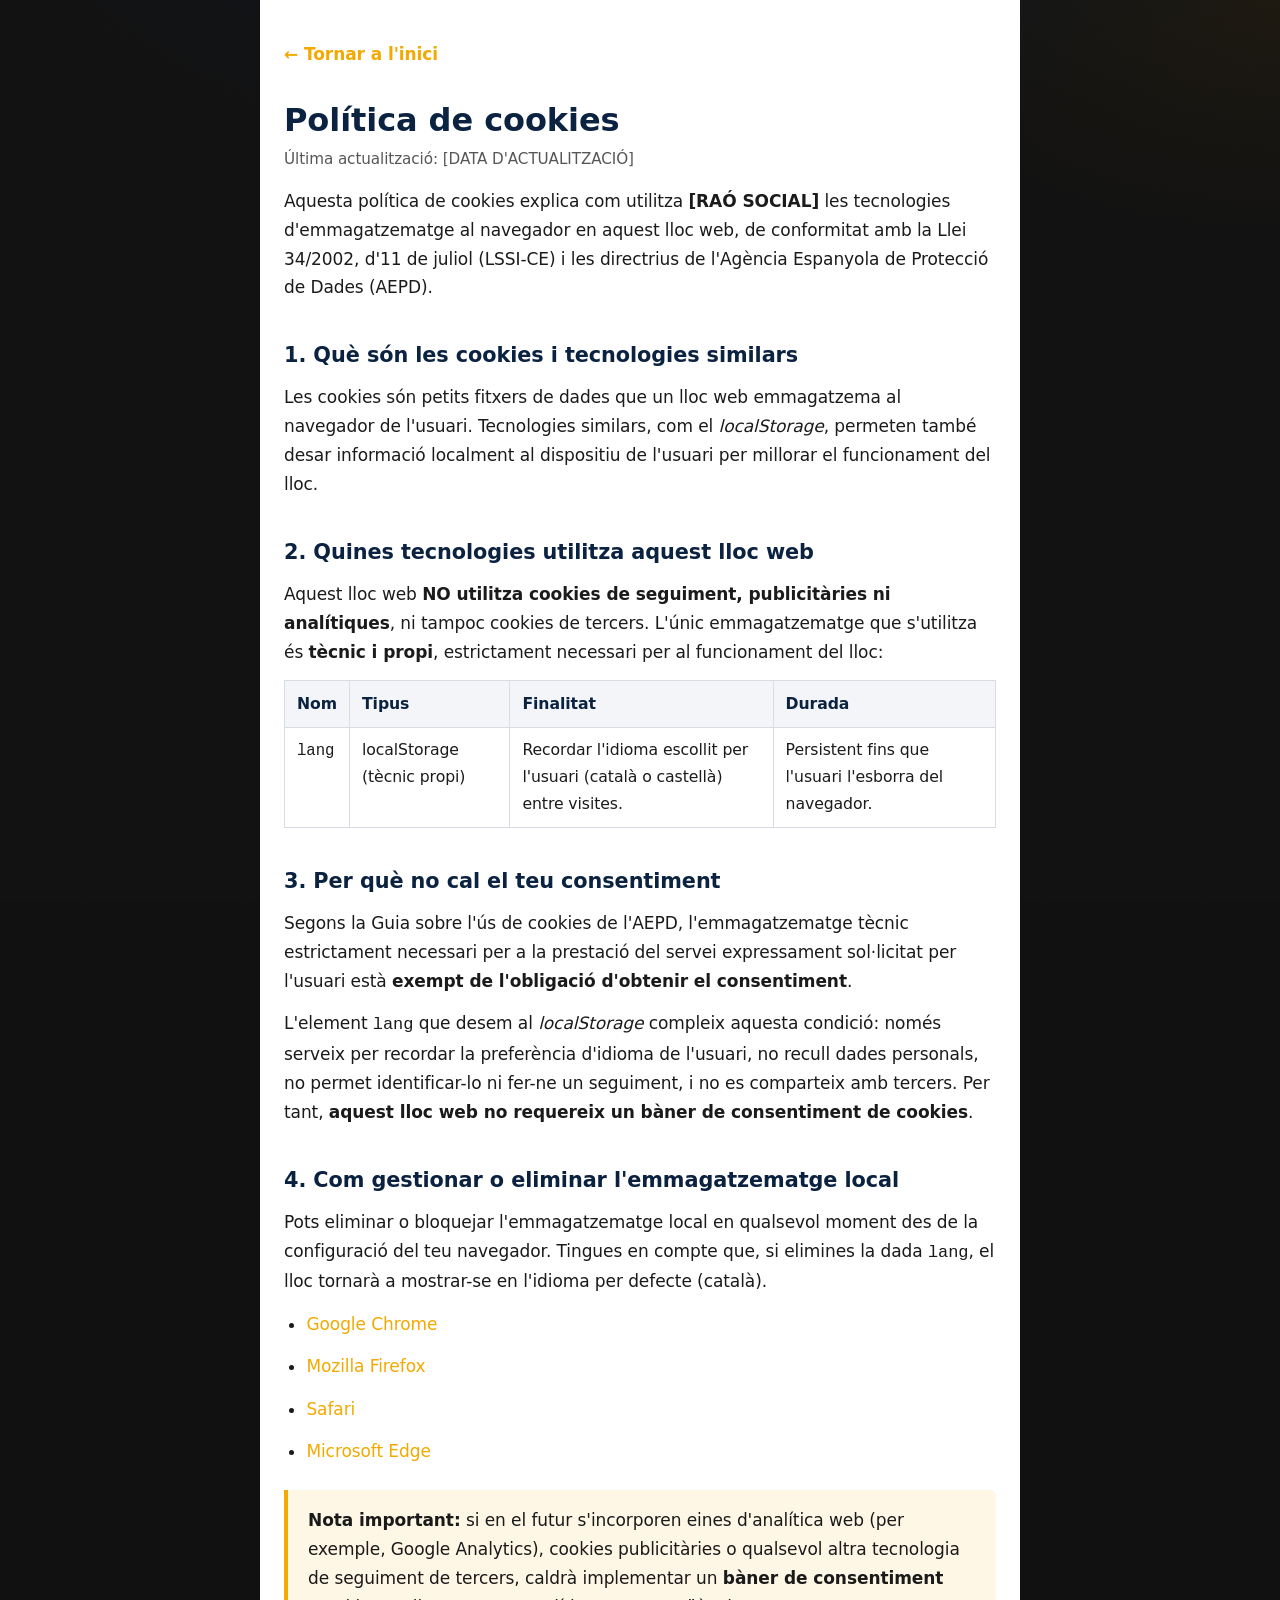
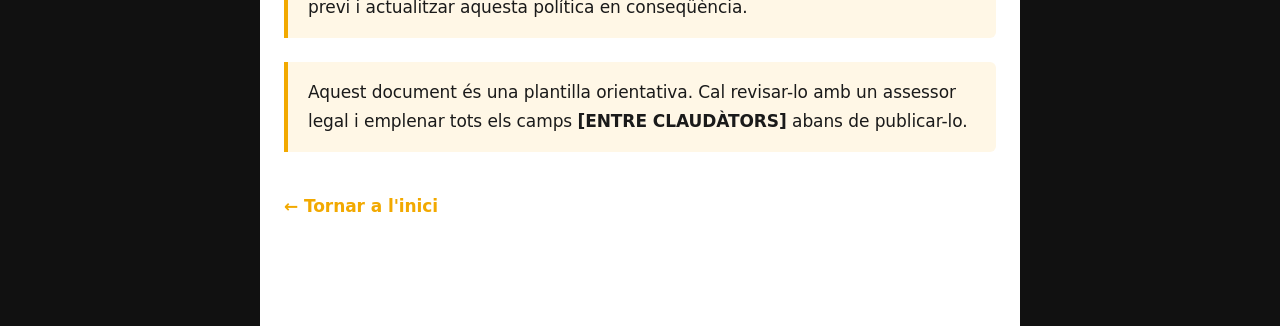
<file: cookies.html>
<!DOCTYPE html>
<html lang="ca">
<head>
  <meta charset="UTF-8" />
  <meta name="viewport" content="width=device-width, initial-scale=1.0" />
  <meta http-equiv="Content-Security-Policy" content="default-src 'self'; base-uri 'self'; form-action 'self'; img-src 'self' data: https://images.unsplash.com; style-src 'self' 'unsafe-inline' https://fonts.googleapis.com; font-src 'self' https://fonts.gstatic.com; script-src 'self'; object-src 'none'" />
  <title>Política de cookies | Vending Baix Ter</title>
  <meta name="robots" content="noindex, follow" />
  <link rel="icon" type="image/svg+xml" href="assets/favicon.svg" />
  <link rel="stylesheet" href="assets/css/styles.css" />
  <style>
    .legal-page {
      box-sizing: border-box;
      max-width: 760px;
      margin: 0 auto;
      padding: 2.5rem 1.5rem 4rem;
      background: #ffffff;
      color: #1a1a1a;
      font-family: "Inter", system-ui, -apple-system, Segoe UI, Roboto, Arial, sans-serif;
      font-size: 1.0625rem;
      line-height: 1.7;
    }
    .legal-page * { box-sizing: border-box; }
    .legal-back {
      display: inline-block;
      margin-bottom: 2rem;
      font-weight: 600;
      color: #0a2240;
      text-decoration: none;
    }
    .legal-back:hover,
    .legal-back:focus { text-decoration: underline; }
    .legal-page h1 {
      font-family: "Montserrat", "Inter", system-ui, sans-serif;
      color: #0a2240;
      font-size: 2rem;
      line-height: 1.2;
      margin: 0 0 0.5rem;
    }
    .legal-page h2 {
      font-family: "Montserrat", "Inter", system-ui, sans-serif;
      color: #0a2240;
      font-size: 1.3rem;
      margin: 2.25rem 0 0.6rem;
    }
    .legal-page h3 {
      font-family: "Montserrat", "Inter", system-ui, sans-serif;
      color: #0a2240;
      font-size: 1.05rem;
      margin: 1.5rem 0 0.4rem;
    }
    .legal-page p,
    .legal-page li { margin: 0 0 0.85rem; }
    .legal-page ul,
    .legal-page ol { padding-left: 1.4rem; margin: 0 0 1rem; }
    .legal-page a { color: #f2a900; }
    .legal-page a:hover,
    .legal-page a:focus { color: #c98c00; }
    .legal-meta {
      color: #555;
      font-size: 0.95rem;
      margin-bottom: 2rem;
    }
    .legal-page table {
      width: 100%;
      border-collapse: collapse;
      margin: 0 0 1.5rem;
      font-size: 0.98rem;
    }
    .legal-page th,
    .legal-page td {
      border: 1px solid #d9dde3;
      padding: 0.6rem 0.75rem;
      text-align: left;
      vertical-align: top;
    }
    .legal-page th { background: #f3f5f8; color: #0a2240; }
    .legal-note {
      background: #fff7e6;
      border-left: 4px solid #f2a900;
      padding: 1rem 1.25rem;
      margin: 1.5rem 0;
      border-radius: 0 6px 6px 0;
    }
  </style>
</head>
<body>
<!-- ⚠️ PLANTILLA: revisar amb un assessor legal i emplenar els camps [ENTRE CLAUDÀTORS] abans de publicar -->
<main class="legal-page">
  <a class="legal-back" href="index.html">← Tornar a l'inici</a>

  <h1>Política de cookies</h1>
  <p class="legal-meta">Última actualització: [DATA D'ACTUALITZACIÓ]</p>

  <p>
    Aquesta política de cookies explica com utilitza
    <strong>[RAÓ SOCIAL]</strong> les tecnologies d'emmagatzematge al navegador en
    aquest lloc web, de conformitat amb la Llei 34/2002, d'11 de juliol (LSSI-CE) i
    les directrius de l'Agència Espanyola de Protecció de Dades (AEPD).
  </p>

  <h2>1. Què són les cookies i tecnologies similars</h2>
  <p>
    Les cookies són petits fitxers de dades que un lloc web emmagatzema al navegador
    de l'usuari. Tecnologies similars, com el <em>localStorage</em>, permeten també
    desar informació localment al dispositiu de l'usuari per millorar el funcionament
    del lloc.
  </p>

  <h2>2. Quines tecnologies utilitza aquest lloc web</h2>
  <p>
    Aquest lloc web <strong>NO utilitza cookies de seguiment, publicitàries ni
    analítiques</strong>, ni tampoc cookies de tercers. L'únic emmagatzematge que
    s'utilitza és <strong>tècnic i propi</strong>, estrictament necessari per al
    funcionament del lloc:
  </p>

  <table>
    <thead>
      <tr>
        <th>Nom</th>
        <th>Tipus</th>
        <th>Finalitat</th>
        <th>Durada</th>
      </tr>
    </thead>
    <tbody>
      <tr>
        <td><code>lang</code></td>
        <td>localStorage (tècnic propi)</td>
        <td>Recordar l'idioma escollit per l'usuari (català o castellà) entre visites.</td>
        <td>Persistent fins que l'usuari l'esborra del navegador.</td>
      </tr>
    </tbody>
  </table>

  <h2>3. Per què no cal el teu consentiment</h2>
  <p>
    Segons la Guia sobre l'ús de cookies de l'AEPD, l'emmagatzematge tècnic
    estrictament necessari per a la prestació del servei expressament sol·licitat
    per l'usuari està <strong>exempt de l'obligació d'obtenir el consentiment</strong>.
  </p>
  <p>
    L'element <code>lang</code> que desem al <em>localStorage</em> compleix aquesta
    condició: només serveix per recordar la preferència d'idioma de l'usuari, no
    recull dades personals, no permet identificar-lo ni fer-ne un seguiment, i no
    es comparteix amb tercers. Per tant, <strong>aquest lloc web no requereix un
    bàner de consentiment de cookies</strong>.
  </p>

  <h2>4. Com gestionar o eliminar l'emmagatzematge local</h2>
  <p>
    Pots eliminar o bloquejar l'emmagatzematge local en qualsevol moment des de la
    configuració del teu navegador. Tingues en compte que, si elimines la dada
    <code>lang</code>, el lloc tornarà a mostrar-se en l'idioma per defecte (català).
  </p>
  <ul>
    <li><a href="https://support.google.com/chrome/answer/95647" target="_blank" rel="noopener noreferrer">Google Chrome</a></li>
    <li><a href="https://support.mozilla.org/kb/cookies-information-websites-store-on-your-computer" target="_blank" rel="noopener noreferrer">Mozilla Firefox</a></li>
    <li><a href="https://support.apple.com/guide/safari/manage-cookies-sfri11471/mac" target="_blank" rel="noopener noreferrer">Safari</a></li>
    <li><a href="https://support.microsoft.com/microsoft-edge" target="_blank" rel="noopener noreferrer">Microsoft Edge</a></li>
  </ul>

  <div class="legal-note">
    <p style="margin:0;">
      <strong>Nota important:</strong> si en el futur s'incorporen eines d'analítica
      web (per exemple, Google Analytics), cookies publicitàries o qualsevol altra
      tecnologia de seguiment de tercers, caldrà implementar un
      <strong>bàner de consentiment</strong> previ i actualitzar aquesta política
      en conseqüència.
    </p>
  </div>

  <div class="legal-note">
    <p style="margin:0;">
      Aquest document és una plantilla orientativa. Cal revisar-lo amb un assessor
      legal i emplenar tots els camps <strong>[ENTRE CLAUDÀTORS]</strong> abans de publicar-lo.
    </p>
  </div>

  <p style="margin-top:2.5rem;"><a class="legal-back" href="index.html">← Tornar a l'inici</a></p>
</main>
</body>
</html>
</file>
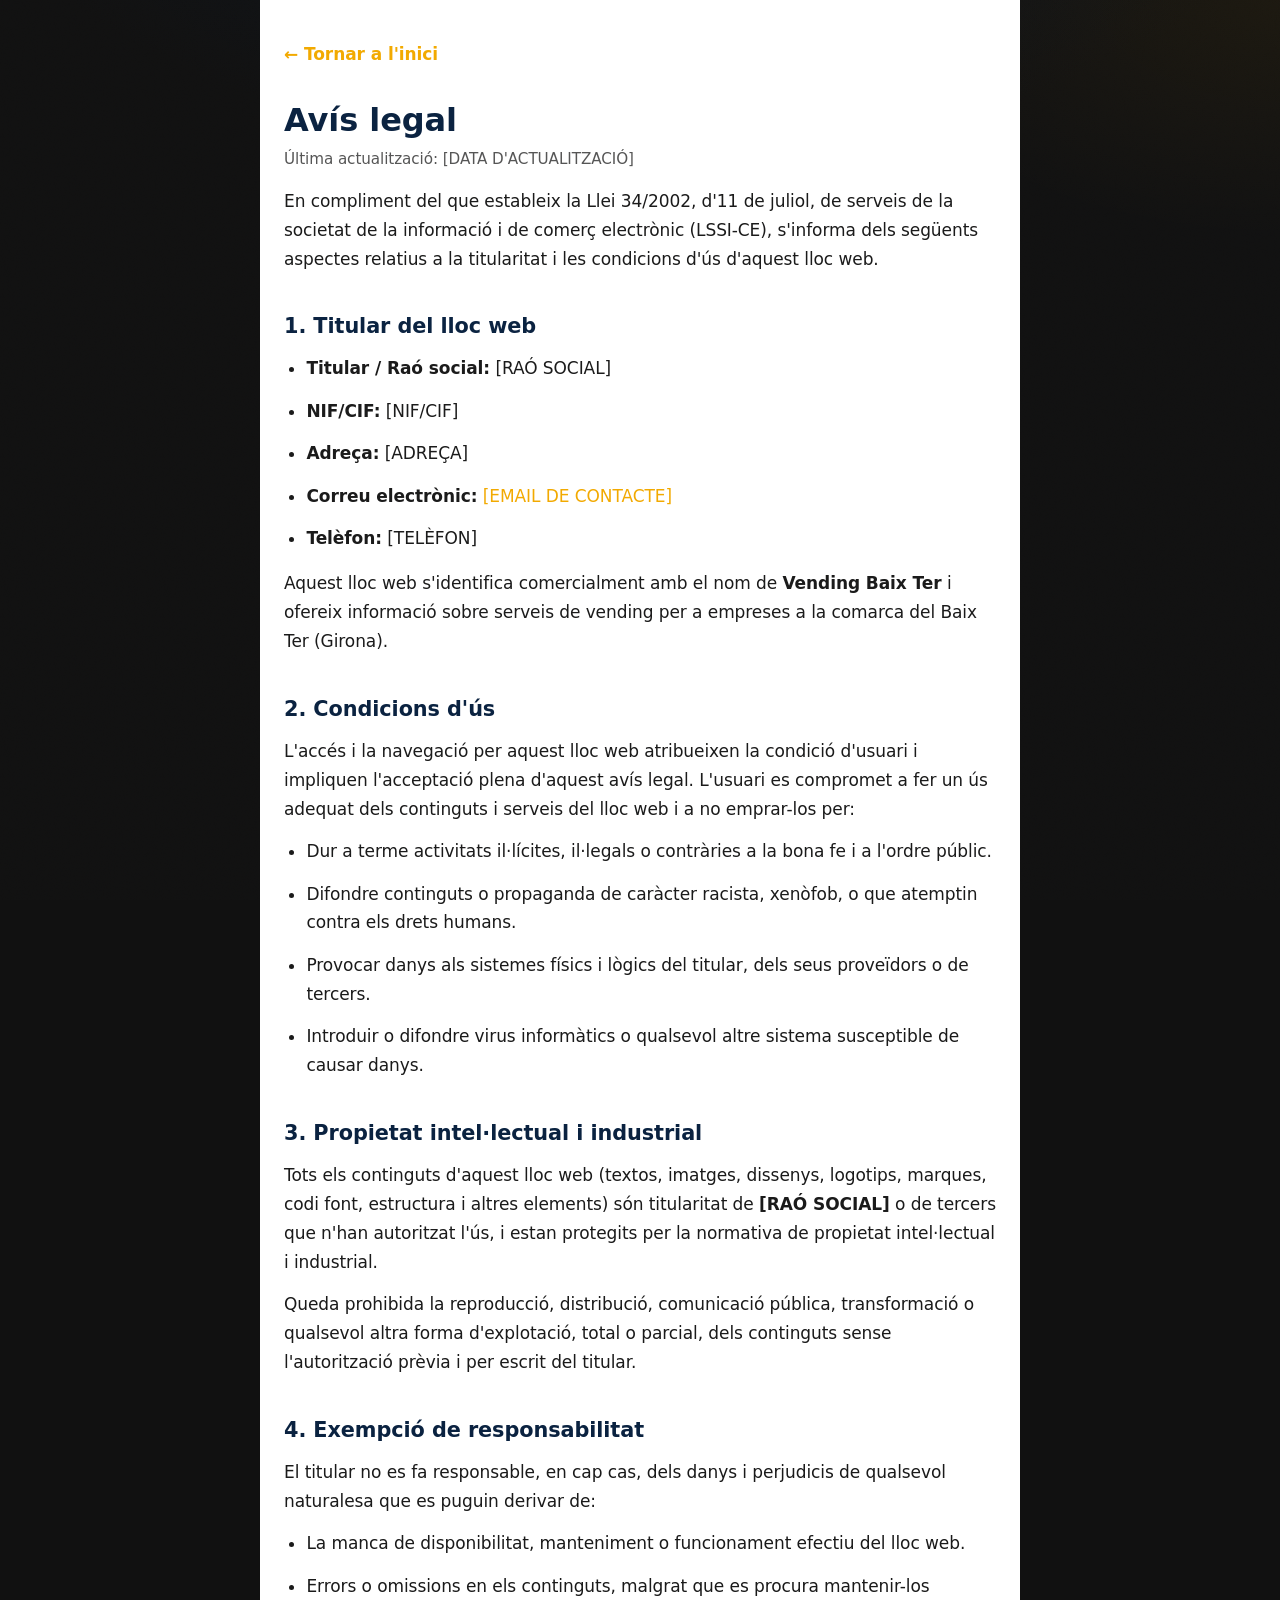
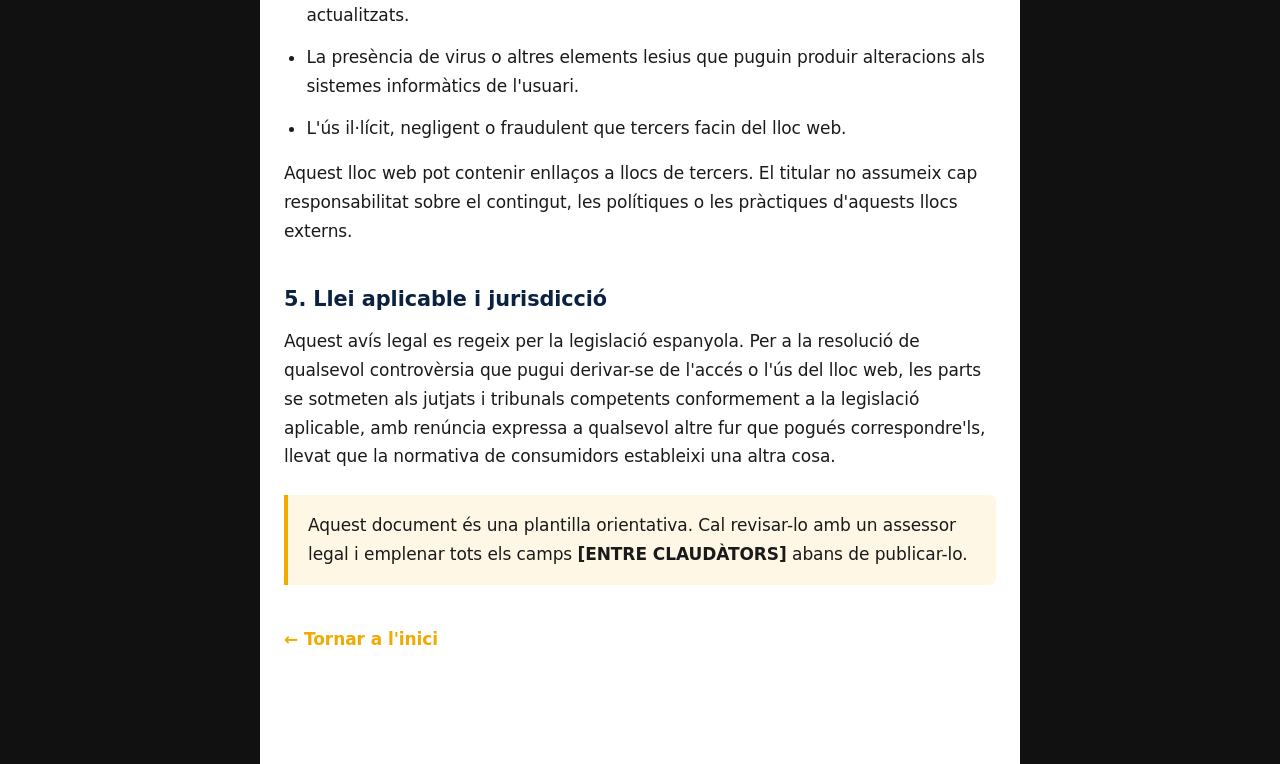
<file: legal.html>
<!DOCTYPE html>
<html lang="ca">
<head>
  <meta charset="UTF-8" />
  <meta name="viewport" content="width=device-width, initial-scale=1.0" />
  <meta http-equiv="Content-Security-Policy" content="default-src 'self'; base-uri 'self'; form-action 'self'; img-src 'self' data: https://images.unsplash.com; style-src 'self' 'unsafe-inline' https://fonts.googleapis.com; font-src 'self' https://fonts.gstatic.com; script-src 'self'; object-src 'none'" />
  <title>Avís legal | Vending Baix Ter</title>
  <meta name="robots" content="noindex, follow" />
  <link rel="icon" type="image/svg+xml" href="assets/favicon.svg" />
  <link rel="stylesheet" href="assets/css/styles.css" />
  <style>
    .legal-page {
      box-sizing: border-box;
      max-width: 760px;
      margin: 0 auto;
      padding: 2.5rem 1.5rem 4rem;
      background: #ffffff;
      color: #1a1a1a;
      font-family: "Inter", system-ui, -apple-system, Segoe UI, Roboto, Arial, sans-serif;
      font-size: 1.0625rem;
      line-height: 1.7;
    }
    .legal-page * { box-sizing: border-box; }
    .legal-back {
      display: inline-block;
      margin-bottom: 2rem;
      font-weight: 600;
      color: #0a2240;
      text-decoration: none;
    }
    .legal-back:hover,
    .legal-back:focus { text-decoration: underline; }
    .legal-page h1 {
      font-family: "Montserrat", "Inter", system-ui, sans-serif;
      color: #0a2240;
      font-size: 2rem;
      line-height: 1.2;
      margin: 0 0 0.5rem;
    }
    .legal-page h2 {
      font-family: "Montserrat", "Inter", system-ui, sans-serif;
      color: #0a2240;
      font-size: 1.3rem;
      margin: 2.25rem 0 0.6rem;
    }
    .legal-page h3 {
      font-family: "Montserrat", "Inter", system-ui, sans-serif;
      color: #0a2240;
      font-size: 1.05rem;
      margin: 1.5rem 0 0.4rem;
    }
    .legal-page p,
    .legal-page li { margin: 0 0 0.85rem; }
    .legal-page ul,
    .legal-page ol { padding-left: 1.4rem; margin: 0 0 1rem; }
    .legal-page a { color: #f2a900; }
    .legal-page a:hover,
    .legal-page a:focus { color: #c98c00; }
    .legal-meta {
      color: #555;
      font-size: 0.95rem;
      margin-bottom: 2rem;
    }
    .legal-note {
      background: #fff7e6;
      border-left: 4px solid #f2a900;
      padding: 1rem 1.25rem;
      margin: 1.5rem 0;
      border-radius: 0 6px 6px 0;
    }
  </style>
</head>
<body>
<!-- ⚠️ PLANTILLA: revisar amb un assessor legal i emplenar els camps [ENTRE CLAUDÀTORS] abans de publicar -->
<main class="legal-page">
  <a class="legal-back" href="index.html">← Tornar a l'inici</a>

  <h1>Avís legal</h1>
  <p class="legal-meta">Última actualització: [DATA D'ACTUALITZACIÓ]</p>

  <p>
    En compliment del que estableix la Llei 34/2002, d'11 de juliol, de serveis de
    la societat de la informació i de comerç electrònic (LSSI-CE), s'informa dels
    següents aspectes relatius a la titularitat i les condicions d'ús d'aquest lloc web.
  </p>

  <h2>1. Titular del lloc web</h2>
  <ul>
    <li><strong>Titular / Raó social:</strong> [RAÓ SOCIAL]</li>
    <li><strong>NIF/CIF:</strong> [NIF/CIF]</li>
    <li><strong>Adreça:</strong> [ADREÇA]</li>
    <li><strong>Correu electrònic:</strong> <a href="mailto:[EMAIL DE CONTACTE]">[EMAIL DE CONTACTE]</a></li>
    <li><strong>Telèfon:</strong> [TELÈFON]</li>
  </ul>
  <p>
    Aquest lloc web s'identifica comercialment amb el nom de <strong>Vending Baix Ter</strong>
    i ofereix informació sobre serveis de vending per a empreses a la comarca del Baix Ter (Girona).
  </p>

  <h2>2. Condicions d'ús</h2>
  <p>
    L'accés i la navegació per aquest lloc web atribueixen la condició d'usuari i
    impliquen l'acceptació plena d'aquest avís legal. L'usuari es compromet a fer un
    ús adequat dels continguts i serveis del lloc web i a no emprar-los per:
  </p>
  <ul>
    <li>Dur a terme activitats il·lícites, il·legals o contràries a la bona fe i a l'ordre públic.</li>
    <li>Difondre continguts o propaganda de caràcter racista, xenòfob, o que atemptin contra els drets humans.</li>
    <li>Provocar danys als sistemes físics i lògics del titular, dels seus proveïdors o de tercers.</li>
    <li>Introduir o difondre virus informàtics o qualsevol altre sistema susceptible de causar danys.</li>
  </ul>

  <h2>3. Propietat intel·lectual i industrial</h2>
  <p>
    Tots els continguts d'aquest lloc web (textos, imatges, dissenys, logotips,
    marques, codi font, estructura i altres elements) són titularitat de
    <strong>[RAÓ SOCIAL]</strong> o de tercers que n'han autoritzat l'ús, i estan
    protegits per la normativa de propietat intel·lectual i industrial.
  </p>
  <p>
    Queda prohibida la reproducció, distribució, comunicació pública, transformació
    o qualsevol altra forma d'explotació, total o parcial, dels continguts sense
    l'autorització prèvia i per escrit del titular.
  </p>

  <h2>4. Exempció de responsabilitat</h2>
  <p>
    El titular no es fa responsable, en cap cas, dels danys i perjudicis de qualsevol
    naturalesa que es puguin derivar de:
  </p>
  <ul>
    <li>La manca de disponibilitat, manteniment o funcionament efectiu del lloc web.</li>
    <li>Errors o omissions en els continguts, malgrat que es procura mantenir-los actualitzats.</li>
    <li>La presència de virus o altres elements lesius que puguin produir alteracions als sistemes informàtics de l'usuari.</li>
    <li>L'ús il·lícit, negligent o fraudulent que tercers facin del lloc web.</li>
  </ul>
  <p>
    Aquest lloc web pot contenir enllaços a llocs de tercers. El titular no assumeix
    cap responsabilitat sobre el contingut, les polítiques o les pràctiques d'aquests
    llocs externs.
  </p>

  <h2>5. Llei aplicable i jurisdicció</h2>
  <p>
    Aquest avís legal es regeix per la legislació espanyola. Per a la resolució de
    qualsevol controvèrsia que pugui derivar-se de l'accés o l'ús del lloc web, les
    parts se sotmeten als jutjats i tribunals competents conformement a la legislació
    aplicable, amb renúncia expressa a qualsevol altre fur que pogués correspondre'ls,
    llevat que la normativa de consumidors estableixi una altra cosa.
  </p>

  <div class="legal-note">
    <p style="margin:0;">
      Aquest document és una plantilla orientativa. Cal revisar-lo amb un assessor
      legal i emplenar tots els camps <strong>[ENTRE CLAUDÀTORS]</strong> abans de publicar-lo.
    </p>
  </div>

  <p style="margin-top:2.5rem;"><a class="legal-back" href="index.html">← Tornar a l'inici</a></p>
</main>
</body>
</html>
</file>
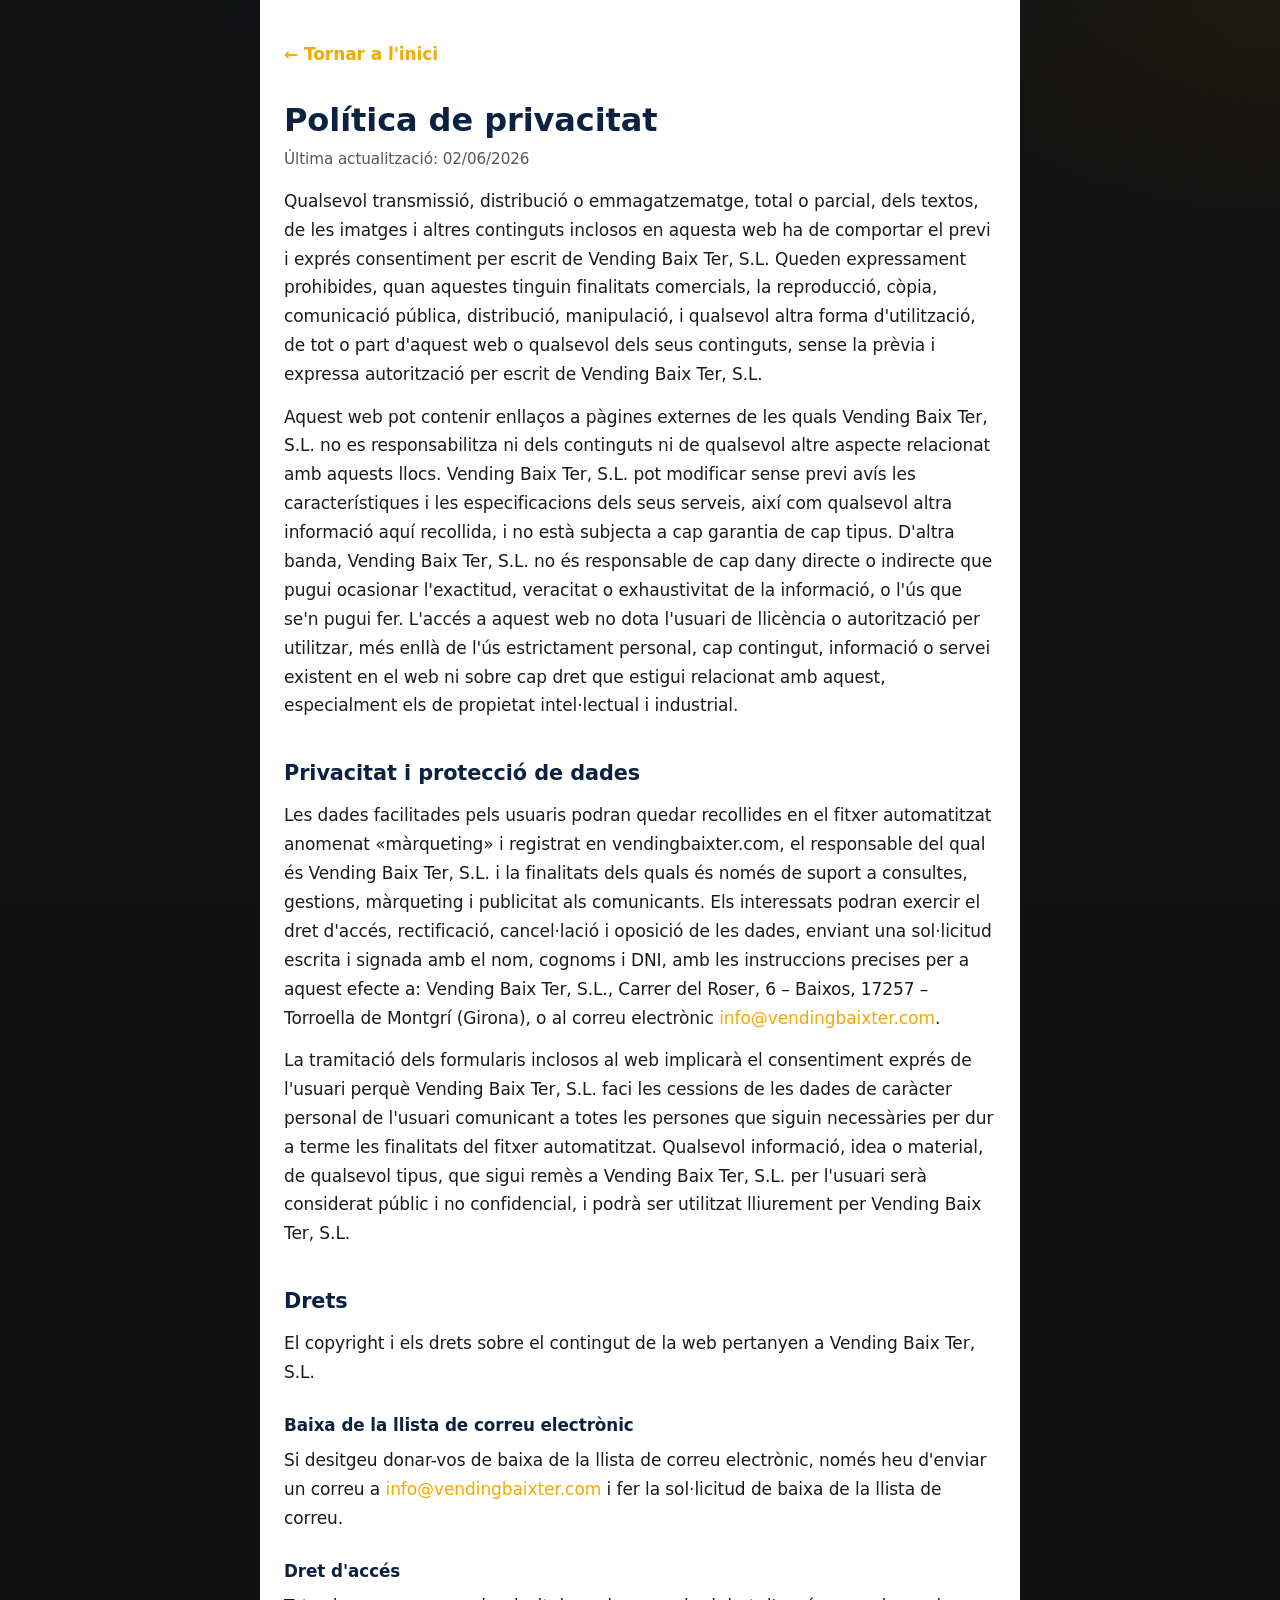
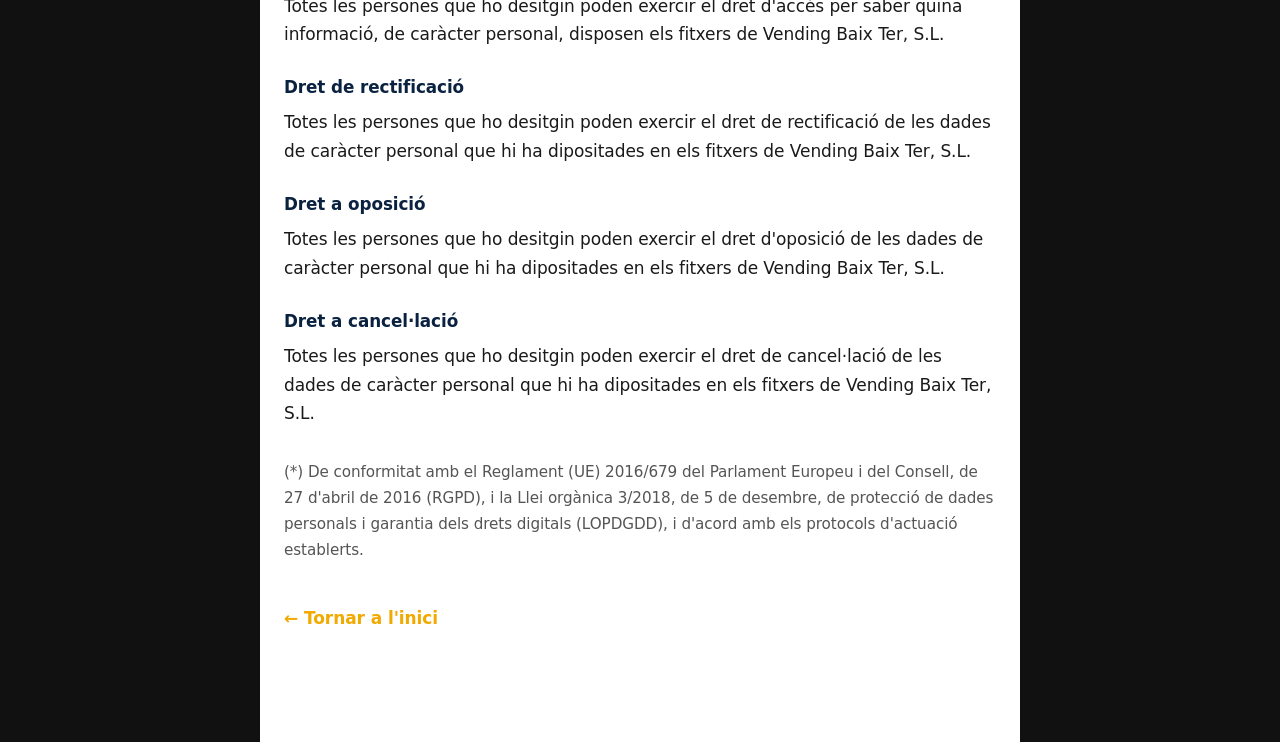
<file: privacy.html>
<!DOCTYPE html>
<html lang="ca">
<head>
  <meta charset="UTF-8" />
  <meta name="viewport" content="width=device-width, initial-scale=1.0" />
  <meta http-equiv="Content-Security-Policy" content="default-src 'self'; base-uri 'self'; form-action 'self'; img-src 'self' data: https://images.unsplash.com; style-src 'self' 'unsafe-inline' https://fonts.googleapis.com; font-src 'self' https://fonts.gstatic.com; script-src 'self'; object-src 'none'" />
  <title>Política de privacitat | Vending Baix Ter</title>
  <meta name="robots" content="noindex, follow" />
  <link rel="icon" type="image/svg+xml" href="assets/favicon.svg" />
  <link rel="stylesheet" href="assets/css/styles.css" />
  <style>
    .legal-page {
      box-sizing: border-box;
      max-width: 760px;
      margin: 0 auto;
      padding: 2.5rem 1.5rem 4rem;
      background: #ffffff;
      color: #1a1a1a;
      font-family: "Inter", system-ui, -apple-system, Segoe UI, Roboto, Arial, sans-serif;
      font-size: 1.0625rem;
      line-height: 1.7;
    }
    .legal-page * { box-sizing: border-box; }
    .legal-back {
      display: inline-block;
      margin-bottom: 2rem;
      font-weight: 600;
      color: #0a2240;
      text-decoration: none;
    }
    .legal-back:hover,
    .legal-back:focus { text-decoration: underline; }
    .legal-page h1 {
      font-family: "Montserrat", "Inter", system-ui, sans-serif;
      color: #0a2240;
      font-size: 2rem;
      line-height: 1.2;
      margin: 0 0 0.5rem;
    }
    .legal-page h2 {
      font-family: "Montserrat", "Inter", system-ui, sans-serif;
      color: #0a2240;
      font-size: 1.3rem;
      margin: 2.25rem 0 0.6rem;
    }
    .legal-page h3 {
      font-family: "Montserrat", "Inter", system-ui, sans-serif;
      color: #0a2240;
      font-size: 1.05rem;
      margin: 1.5rem 0 0.4rem;
    }
    .legal-page p,
    .legal-page li { margin: 0 0 0.85rem; }
    .legal-page ul,
    .legal-page ol { padding-left: 1.4rem; margin: 0 0 1rem; }
    .legal-page a { color: #f2a900; }
    .legal-page a:hover,
    .legal-page a:focus { color: #c98c00; }
    .legal-meta {
      color: #555;
      font-size: 0.95rem;
      margin-bottom: 2rem;
    }
  </style>
</head>
<body>
<main class="legal-page">
  <a class="legal-back" href="index.html">← Tornar a l'inici</a>

  <h1>Política de privacitat</h1>
  <p class="legal-meta">Última actualització: 02/06/2026</p>

  <p>
    Qualsevol transmissió, distribució o emmagatzematge, total o parcial, dels textos, de
    les imatges i altres continguts inclosos en aquesta web ha de comportar el previ i exprés
    consentiment per escrit de Vending Baix Ter, S.L. Queden expressament prohibides, quan
    aquestes tinguin finalitats comercials, la reproducció, còpia, comunicació pública,
    distribució, manipulació, i qualsevol altra forma d'utilització, de tot o part d'aquest
    web o qualsevol dels seus continguts, sense la prèvia i expressa autorització per escrit
    de Vending Baix Ter, S.L.
  </p>

  <p>
    Aquest web pot contenir enllaços a pàgines externes de les quals Vending Baix Ter, S.L.
    no es responsabilitza ni dels continguts ni de qualsevol altre aspecte relacionat amb
    aquests llocs. Vending Baix Ter, S.L. pot modificar sense previ avís les característiques
    i les especificacions dels seus serveis, així com qualsevol altra informació aquí
    recollida, i no està subjecta a cap garantia de cap tipus. D'altra banda, Vending Baix
    Ter, S.L. no és responsable de cap dany directe o indirecte que pugui ocasionar
    l'exactitud, veracitat o exhaustivitat de la informació, o l'ús que se'n pugui fer.
    L'accés a aquest web no dota l'usuari de llicència o autorització per utilitzar, més
    enllà de l'ús estrictament personal, cap contingut, informació o servei existent en el
    web ni sobre cap dret que estigui relacionat amb aquest, especialment els de propietat
    intel·lectual i industrial.
  </p>

  <h2>Privacitat i protecció de dades</h2>
  <p>
    Les dades facilitades pels usuaris podran quedar recollides en el fitxer automatitzat
    anomenat «màrqueting» i registrat en vendingbaixter.com, el responsable del qual és
    Vending Baix Ter, S.L. i la finalitats dels quals és només de suport a consultes,
    gestions, màrqueting i publicitat als comunicants. Els interessats podran exercir el dret
    d'accés, rectificació, cancel·lació i oposició de les dades, enviant una sol·licitud
    escrita i signada amb el nom, cognoms i DNI, amb les instruccions precises per a aquest
    efecte a: Vending Baix Ter, S.L., Carrer del Roser, 6 – Baixos, 17257 – Torroella de
    Montgrí (Girona), o al correu electrònic
    <a href="mailto:info@vendingbaixter.com">info@vendingbaixter.com</a>.
  </p>
  <p>
    La tramitació dels formularis inclosos al web implicarà el consentiment exprés de
    l'usuari perquè Vending Baix Ter, S.L. faci les cessions de les dades de caràcter personal
    de l'usuari comunicant a totes les persones que siguin necessàries per dur a terme les
    finalitats del fitxer automatitzat. Qualsevol informació, idea o material, de qualsevol
    tipus, que sigui remès a Vending Baix Ter, S.L. per l'usuari serà considerat públic i no
    confidencial, i podrà ser utilitzat lliurement per Vending Baix Ter, S.L.
  </p>

  <h2>Drets</h2>
  <p>El copyright i els drets sobre el contingut de la web pertanyen a Vending Baix Ter, S.L.</p>

  <h3>Baixa de la llista de correu electrònic</h3>
  <p>
    Si desitgeu donar-vos de baixa de la llista de correu electrònic, només heu d'enviar un
    correu a <a href="mailto:info@vendingbaixter.com">info@vendingbaixter.com</a> i fer la
    sol·licitud de baixa de la llista de correu.
  </p>

  <h3>Dret d'accés</h3>
  <p>
    Totes les persones que ho desitgin poden exercir el dret d'accés per saber quina
    informació, de caràcter personal, disposen els fitxers de Vending Baix Ter, S.L.
  </p>

  <h3>Dret de rectificació</h3>
  <p>
    Totes les persones que ho desitgin poden exercir el dret de rectificació de les dades de
    caràcter personal que hi ha dipositades en els fitxers de Vending Baix Ter, S.L.
  </p>

  <h3>Dret a oposició</h3>
  <p>
    Totes les persones que ho desitgin poden exercir el dret d'oposició de les dades de
    caràcter personal que hi ha dipositades en els fitxers de Vending Baix Ter, S.L.
  </p>

  <h3>Dret a cancel·lació</h3>
  <p>
    Totes les persones que ho desitgin poden exercir el dret de cancel·lació de les dades de
    caràcter personal que hi ha dipositades en els fitxers de Vending Baix Ter, S.L.
  </p>

  <p class="legal-meta" style="margin-top:2rem;">
    (*) De conformitat amb el Reglament (UE) 2016/679 del Parlament Europeu i del Consell,
    de 27 d'abril de 2016 (RGPD), i la Llei orgànica 3/2018, de 5 de desembre, de protecció
    de dades personals i garantia dels drets digitals (LOPDGDD), i d'acord amb els protocols
    d'actuació establerts.
  </p>

  <p style="margin-top:2.5rem;"><a class="legal-back" href="index.html">← Tornar a l'inici</a></p>
</main>
</body>
</html>
</file>
<file: assets/css/styles.css>
/* ═══════════════════════════════════════════════════════════
   BAIXTER · SERVEIS DE VENDING — Design System
   Industrial Premium · Dark Mode default
   Brand: Navy #0A2240 · Amber #F2A900 · Onyx #111/#1A1A1A
   Type:  Montserrat (display/UI) · Inter (data/labels)
   ═══════════════════════════════════════════════════════════ */

/* ── RESET & BASE ── */
*, *::before, *::after { box-sizing: border-box; margin: 0; padding: 0; }

/* El atribut [hidden] sempre amaga: les regles d'autor amb display (p. ex. .machine-home{display:flex}) tenen més especificitat que el UA i el desfarien */
[hidden] { display: none !important; }

:root {
  /* — Brand core — */
  --navy:        #0A2240;
  --navy-deep:   #071A33;
  --navy-soft:   #0E2A4D;
  --amber:       #F2A900;
  --amber-light: #FFC23D;
  --amber-dark:  #C98A00;
  --white:       #FFFFFF;

  /* — Dark premium theme (default) — */
  --bg:          #111111;
  --bg-deep:     #0C0C0C;
  --surface:     #1A1A1A;
  --surface-2:   #161616;
  --surface-3:   #202020;
  --border:      #2D2D2D;
  --border-strong:#3A3A3A;

  /* — Text — */
  --text:        #FFFFFF;
  --text-muted:  #A0AEC0;
  --text-dim:    #6B7280;
  --display-text: #cfe0f5;

  /* — Compatibility aliases (kept so every legacy selector resolves) — */
  --accent:      var(--amber);
  --gold:        var(--amber);
  --gold-light:  var(--amber-light);
  --gold-dark:   var(--amber-dark);
  --dark:        var(--bg);
  --dark-1:      var(--surface);
  --dark-2:      var(--surface-2);
  --dark-3:      var(--surface-3);
  --card-bg:     var(--surface);
  --card-border: var(--border);
  --text-light:  #E2E8F0;

  /* — Radius · industrial, subtle — */
  --radius-xs:   2px;
  --radius-sm:   4px;
  --radius-md:   4px;
  --radius-lg:   6px;
  --radius-xl:   8px;

  /* — Shadows — */
  --shadow-sm:  0 1px 2px rgba(0,0,0,.4);
  --shadow-md:  0 12px 32px rgba(0,0,0,.45);
  --shadow-lg:  0 24px 60px rgba(0,0,0,.6);
  --shadow-amber: 0 6px 28px rgba(242,169,0,.28);

  --transition: .22s cubic-bezier(.4,0,.2,1);

  /* — Type — */
  --font-display: 'Montserrat', 'Inter', system-ui, sans-serif;
  --font-data:    'Inter', 'Montserrat', system-ui, sans-serif;
}

html { scroll-behavior: smooth; -webkit-text-size-adjust: 100%; }

body {
  font-family: var(--font-display);
  background:
    radial-gradient(1100px 560px at 50% -8%, rgba(10,34,64,.30), transparent 62%),
    radial-gradient(700px 400px at 100% 0%, rgba(242,169,0,.05), transparent 60%),
    var(--bg);
  color: var(--text);
  line-height: 1.6;
  letter-spacing: -0.005em;
  -webkit-font-smoothing: antialiased;
  text-rendering: optimizeLegibility;
  overflow-x: hidden;
}

/* Fine film-grain for "high-gloss acrylic" depth */
body::before {
  content: "";
  position: fixed;
  inset: 0;
  z-index: 1;
  pointer-events: none;
  opacity: .035;
  mix-blend-mode: overlay;
  background-image: url("data:image/svg+xml,%3Csvg xmlns='http://www.w3.org/2000/svg' width='160' height='160'%3E%3Cfilter id='n'%3E%3CfeTurbulence type='fractalNoise' baseFrequency='0.85' numOctaves='2' stitchTiles='stitch'/%3E%3C/filter%3E%3Crect width='100%25' height='100%25' filter='url(%23n)'/%3E%3C/svg%3E");
}

img { max-width: 100%; display: block; }
a { text-decoration: none; color: inherit; }

::selection { background: var(--amber); color: #111111; }

/* ── SCROLLBAR ── */
::-webkit-scrollbar { width: 9px; }
::-webkit-scrollbar-track { background: var(--bg-deep); }
::-webkit-scrollbar-thumb { background: var(--border); }
::-webkit-scrollbar-thumb:hover { background: var(--amber); }

/* ── CONTAINER ── */
.container {
  max-width: 1180px;
  margin: 0 auto;
  padding: 0 24px;
}

/* ── SHARED: section eyebrow tag ── */
.section-tag {
  display: inline-flex;
  align-items: center;
  gap: 12px;
  font-family: var(--font-data);
  font-size: .72rem;
  font-weight: 700;
  letter-spacing: .18em;
  text-transform: uppercase;
  color: var(--amber);
  margin-bottom: 18px;
}
.section-tag::before {
  content: "";
  width: 26px;
  height: 1px;
  background: var(--amber);
  flex-shrink: 0;
}
.section-tag--light { color: var(--amber-light); }

/* ── BUTTONS ── */
.btn {
  display: inline-flex;
  align-items: center;
  gap: 9px;
  font-family: var(--font-display);
  font-size: .9rem;
  font-weight: 700;
  letter-spacing: .01em;
  padding: 13px 26px;
  border-radius: var(--radius-sm);
  border: 1px solid transparent;
  cursor: pointer;
  transition: var(--transition);
  white-space: nowrap;
  text-transform: none;
}
.btn svg { transition: transform var(--transition); }

.btn-primary {
  background: var(--amber);
  color: #111111;
  box-shadow: var(--shadow-amber);
}
.btn-primary:hover {
  background: var(--amber-light);
  box-shadow: 0 8px 34px rgba(242,169,0,.45);
  transform: translateY(-2px);
}
.btn-primary:hover svg { transform: translateX(3px); }

.btn-full { width: 100%; justify-content: center; }

/* ── LOGO ── */
.logo {
  display: flex;
  align-items: center;
  gap: 11px;
  font-family: var(--font-display);
  font-size: 1.05rem;
  font-weight: 600;
  letter-spacing: -0.01em;
  color: var(--text);
}
.logo strong { color: var(--amber); font-weight: 800; }
.logo-img {
  height: 50px;
  width: auto;
  display: block;
  border-radius: var(--radius-xs);
  transition: opacity var(--transition);
}
.logo:hover .logo-img { opacity: .85; }

/* ── GRADIENT TEXT ── */
.gradient-text {
  background: linear-gradient(100deg, var(--amber) 0%, var(--amber-light) 70%, #FFE2A0 100%);
  -webkit-background-clip: text;
  -webkit-text-fill-color: transparent;
  background-clip: text;
}

/* ── SECTION HEADER ── */
.section-header {
  text-align: center;
  margin: 0 auto 66px;
  max-width: 700px;
  display: flex;
  flex-direction: column;
  align-items: center;
}
.section-header .section-tag { justify-content: center; }
.section-header--light .section-title,
.section-header--light .section-subtitle { color: var(--white); }

.section-title {
  font-family: var(--font-display);
  font-size: clamp(1.8rem, 3.6vw, 2.6rem);
  font-weight: 700;
  letter-spacing: -0.02em;
  color: var(--white);
  line-height: 1.14;
  margin-bottom: 18px;
}

.section-subtitle {
  font-family: var(--font-data);
  font-size: 1.02rem;
  color: var(--text-muted);
  line-height: 1.65;
  max-width: 620px;
}
.section-subtitle--light { color: rgba(255,255,255,.72); }

/* ── SERVICES ── */
.services-grid {
  display: grid;
  grid-template-columns: repeat(3, 1fr);
  gap: 20px;
}

.service-card {
  position: relative;
  background: var(--surface);
  border: 1px solid var(--border);
  border-radius: var(--radius-md);
  transition: var(--transition);
  overflow: hidden;
  display: flex;
  flex-direction: column;
}
.service-card::before {
  content: "";
  position: absolute;
  left: 0; top: 0; right: 0;
  height: 2px;
  background: var(--amber);
  transform: scaleX(0);
  transform-origin: left;
  transition: transform .35s ease;
  z-index: 3;
}
.service-card:hover {
  transform: translateY(-5px);
  border-color: var(--border-strong);
  box-shadow: var(--shadow-md);
}
.service-card:hover::before { transform: scaleX(1); }

.service-card--featured {
  border-color: rgba(242,169,0,.45);
  box-shadow: 0 0 0 1px rgba(242,169,0,.15), var(--shadow-md);
}
.service-card--featured::before { transform: scaleX(1); }

.service-img-wrap { position: relative; height: 196px; overflow: hidden; flex-shrink: 0; }
.service-img-wrap img {
  width: 100%; height: 100%;
  object-fit: cover;
  display: block;
  filter: grayscale(100%) contrast(1.08) brightness(.85);
  transition: transform .6s ease, filter .6s ease;
}
.service-card:hover .service-img-wrap img {
  transform: scale(1.06);
  filter: grayscale(20%) contrast(1.04) brightness(.98);
}
.service-img-overlay {
  position: absolute; inset: 0;
  background: linear-gradient(to bottom, rgba(0,0,0,.1) 25%, rgba(10,10,10,.9) 100%);
}

.service-tag-pill {
  position: absolute;
  bottom: 14px; left: 14px;
  font-family: var(--font-data);
  font-size: .68rem;
  font-weight: 700;
  letter-spacing: .1em;
  text-transform: uppercase;
  background: var(--amber);
  color: #111111;
  padding: 5px 12px;
  border-radius: var(--radius-xs);
  z-index: 2;
}

.service-body {
  padding: 26px 26px 30px;
  position: relative;
  z-index: 1;
  flex: 1;
  display: flex;
  flex-direction: column;
}
.service-icon {
  width: 52px; height: 52px;
  display: flex; align-items: center; justify-content: center;
  background: rgba(242,169,0,.10);
  border: 1px solid rgba(242,169,0,.22);
  border-radius: var(--radius-sm);
  color: var(--amber);
  margin-bottom: 18px;
  transition: var(--transition);
}
.service-card:hover .service-icon { background: rgba(242,169,0,.18); }

.service-title {
  font-family: var(--font-display);
  font-size: 1.28rem;
  font-weight: 700;
  letter-spacing: -0.015em;
  color: var(--white);
  margin-bottom: 12px;
}
.service-desc {
  font-family: var(--font-data);
  font-size: .92rem;
  color: var(--text-muted);
  line-height: 1.65;
  margin-bottom: 22px;
}
.service-features { list-style: none; display: flex; flex-direction: column; gap: 9px; margin-top: auto; }
.service-features li {
  display: flex;
  align-items: center;
  gap: 11px;
  font-family: var(--font-data);
  font-size: .86rem;
  color: var(--text-muted);
}
.service-features li::before {
  content: "";
  width: 5px; height: 5px;
  background: var(--amber);
  flex-shrink: 0;
}

/* ── ADVANTAGES (on navy) ── */
.advantages-grid {
  display: grid;
  grid-template-columns: repeat(3, 1fr);
  gap: 16px;
}
.advantage-card {
  background: rgba(255,255,255,.035);
  border: 1px solid rgba(255,255,255,.10);
  border-radius: var(--radius-md);
  padding: 28px 26px;
  transition: var(--transition);
}
.advantage-card:hover {
  background: rgba(242,169,0,.06);
  border-color: rgba(242,169,0,.35);
  transform: translateY(-4px);
}
.advantage-icon {
  width: 50px; height: 50px;
  display: flex; align-items: center; justify-content: center;
  background: rgba(242,169,0,.12);
  border: 1px solid rgba(242,169,0,.25);
  border-radius: var(--radius-sm);
  color: var(--amber);
  margin-bottom: 18px;
}
.advantage-card h4 {
  font-family: var(--font-display);
  font-size: 1.05rem;
  font-weight: 700;
  letter-spacing: -0.01em;
  color: var(--white);
  margin-bottom: 9px;
}
.advantage-card p {
  font-family: var(--font-data);
  font-size: .88rem;
  color: rgba(255,255,255,.62);
  line-height: 1.6;
}

/* ── STEPS ── */
.steps { display: flex; align-items: flex-start; gap: 0; max-width: 920px; margin: 0 auto; }
.step {
  flex: 1;
  display: flex;
  flex-direction: column;
  align-items: center;
  text-align: center;
  gap: 16px;
  padding: 0 18px;
}
.step-connector {
  display: flex; align-items: center; justify-content: center;
  flex-shrink: 0;
  margin-top: 24px;
  opacity: .8;
}
.step-number {
  font-family: var(--font-display);
  font-size: 2.8rem;
  font-weight: 800;
  letter-spacing: -0.03em;
  color: transparent;
  -webkit-text-stroke: 1.5px var(--amber);
  line-height: 1;
}
.step-content h3 {
  font-family: var(--font-display);
  font-size: 1.15rem;
  font-weight: 700;
  letter-spacing: -0.01em;
  color: var(--white);
  margin-bottom: 10px;
}
.step-content p {
  font-family: var(--font-data);
  font-size: .9rem;
  color: var(--text-muted);
  line-height: 1.65;
}

/* ── LANG SWITCHER ── */
.lang-switcher { display: flex; align-items: center; gap: 6px; flex-shrink: 0; }
.lang-btn {
  display: flex;
  align-items: center;
  gap: 6px;
  background: rgba(255,255,255,.05);
  border: 1px solid var(--border);
  border-radius: var(--radius-xs);
  padding: 5px 10px 5px 6px;
  cursor: pointer;
  transition: var(--transition);
  font-family: var(--font-data);
  line-height: 1;
}
.lang-btn .lang-code {
  color: var(--text-dim);
  font-size: .66rem;
  font-weight: 700;
  letter-spacing: .08em;
  text-transform: uppercase;
}
.lang-btn:hover { background: rgba(255,255,255,.1); border-color: var(--border-strong); }
.lang-btn:hover .lang-code { color: #fff; }
.lang-btn.active {
  background: rgba(242,169,0,.10);
  border-color: var(--amber);
}
.lang-btn.active .lang-code { color: var(--amber-light); }
.lang-switcher--mobile { margin: 14px 0 4px; justify-content: center; }

/* ── SECTORS / A QUI SERVIM ── */
.sectors-wrap { display: flex; justify-content: center; }
.sectors-diagram { position: relative; width: 100%; max-width: 560px; aspect-ratio: 1 / 1; }
.sectors-svg { position: absolute; inset: 0; width: 100%; height: 100%; pointer-events: none; }
.sectors-svg line {
  stroke: rgba(242,169,0,.28);
  stroke-width: 1;
  stroke-dasharray: 6 5;
  stroke-linecap: round;
  animation: dash-flow 3s linear infinite;
}
@keyframes dash-flow { to { stroke-dashoffset: -11; } }

.sectors-grid {
  position: absolute;
  inset: 0;
  display: grid;
  grid-template-columns: repeat(3, 1fr);
  grid-template-rows: repeat(3, 1fr);
}
.sector-node {
  display: flex;
  flex-direction: column;
  align-items: center;
  justify-content: center;
  gap: 9px;
  padding: 8px;
  cursor: default;
}
.sector-icon-wrap {
  width: 56px; height: 56px;
  border-radius: var(--radius-sm);
  background: var(--surface);
  border: 1px solid var(--border);
  display: flex;
  align-items: center;
  justify-content: center;
  padding: 14px;
  transition: var(--transition);
  flex-shrink: 0;
}
/* Monochrome by brand rule — amber reveal on hover (ignore per-node --c) */
.sector-icon-wrap svg {
  width: 100%; height: 100%;
  color: var(--text-muted);
  stroke: currentColor;
  transition: var(--transition);
}
.sector-node:not(.sector-node--center):hover .sector-icon-wrap {
  border-color: var(--amber);
  background: var(--surface-3);
  transform: translateY(-4px);
  box-shadow: 0 8px 22px rgba(0,0,0,.5);
}
.sector-node:not(.sector-node--center):hover .sector-icon-wrap svg { color: var(--amber); }

.sector-label {
  font-family: var(--font-data);
  font-size: .7rem;
  font-weight: 600;
  color: var(--text-muted);
  text-align: center;
  white-space: nowrap;
  letter-spacing: .02em;
}

.sector-node--center { z-index: 2; gap: 8px; }
.sector-center-icon {
  width: 72px; height: 72px;
  border-radius: var(--radius-md);
  background: var(--navy);
  border: 1px solid var(--amber);
  display: flex; align-items: center; justify-content: center;
  box-shadow: 0 0 26px rgba(242,169,0,.3);
  animation: hub-pulse 3.2s ease-in-out infinite;
  flex-shrink: 0;
}
@keyframes hub-pulse {
  0%,100% { box-shadow: 0 0 18px rgba(242,169,0,.25); }
  50%     { box-shadow: 0 0 44px rgba(242,169,0,.6); }
}
.sector-center-icon svg { width: 32px; height: 32px; stroke: var(--amber); color: var(--amber); }
.sector-center-brand {
  font-family: var(--font-display);
  font-size: .66rem;
  font-weight: 500;
  color: var(--text);
  text-align: center;
  line-height: 1.4;
}
.sector-center-brand strong { color: var(--amber); font-weight: 800; }
.sector-center-sub {
  font-family: var(--font-data);
  font-size: .6rem;
  color: var(--text-muted);
  text-align: center;
}

/* Compactar "A qui servim" perquè títol + esquema siguin visibles d'un cop en entrar.
   Acotat a aquesta secció per no afectar la resta de panells. */
#a-qui-servim .panel-content {
  min-height: calc(100vh - 75px); /* alçada visible menys la barra superior (logo 50px + padding) */
  display: flex;
  flex-direction: column;
  justify-content: center;
  padding-top: 24px;
  padding-bottom: 24px;
}
#a-qui-servim .section-header {
  margin-bottom: 22px; /* acosta l'esquema al títol */
}
#a-qui-servim .sectors-diagram {
  /* l'esquema mai supera l'alçada disponible: escala amb el viewport */
  max-width: min(540px, calc(100vh - 312px));
}
/* evita que el text del hub central es parteixi en dues línies quan l'esquema és petit */
#a-qui-servim .sector-center-brand { white-space: nowrap; }

/* ── SAT / ATENCIÓ AL CLIENT (navy contact-box card) ── */
.sat-layout { display: flex; align-items: center; justify-content: center; gap: 56px; }
.sat-visual { flex-shrink: 0; }
.sat-card-img {
  width: 270px;
  border-radius: var(--radius-md);
  border: 1px solid var(--border);
  box-shadow: var(--shadow-lg);
  display: block;
}

.sat-card {
  max-width: 480px;
  margin: 0;
  background: var(--navy);
  border: 1px solid var(--navy-soft);
  border-radius: var(--radius-md);
  padding: 34px 32px 26px;
  box-shadow: var(--shadow-lg);
}
.sat-header { display: flex; align-items: flex-start; gap: 16px; margin-bottom: 26px; }
.sat-info-icon {
  flex-shrink: 0;
  width: 46px; height: 46px;
  background: rgba(242,169,0,.12);
  border: 1px solid rgba(242,169,0,.3);
  border-radius: var(--radius-sm);
  display: flex; align-items: center; justify-content: center;
  color: var(--amber);
}
.sat-titles { display: flex; flex-direction: column; gap: 2px; }
.sat-titles span {
  font-family: var(--font-data);
  color: rgba(255,255,255,.6);
  font-size: .92rem;
  line-height: 1.5;
}
.sat-titles h2 {
  font-family: var(--font-display);
  font-weight: 700;
  letter-spacing: -0.01em;
  color: #fff;
  font-size: 1.02rem;
  margin: 0;
}

.sat-contacts { display: flex; flex-direction: column; gap: 9px; margin-bottom: 20px; }
.sat-contact-row {
  display: flex;
  align-items: center;
  gap: 14px;
  padding: 13px 16px;
  background: rgba(255,255,255,.04);
  border: 1px solid rgba(255,255,255,.12);
  border-radius: var(--radius-sm);
  color: rgba(255,255,255,.9);
  text-decoration: none;
  transition: var(--transition);
}
.sat-contact-row:hover {
  background: rgba(242,169,0,.1);
  border-color: rgba(242,169,0,.45);
  color: #fff;
}
.sat-contact-icon { flex-shrink: 0; color: var(--amber); }
.sat-contact-label {
  font-family: var(--font-data);
  font-size: .92rem;
  font-weight: 500;
  letter-spacing: .01em;
}

/* Cuadro de WhatsApp directe (SAT) */
.sat-whatsapp { margin-bottom: 20px; }
.sat-whatsapp-title {
  display: block;
  font-family: var(--font-data);
  font-size: .7rem;
  font-weight: 700;
  letter-spacing: .12em;
  text-transform: uppercase;
  color: var(--amber-light);
  margin-bottom: 11px;
}
.sat-whatsapp-btns { display: grid; grid-template-columns: 1fr 1fr; gap: 10px; }
.sat-wa-btn {
  display: inline-flex;
  align-items: center;
  justify-content: center;
  gap: 9px;
  padding: 12px 14px;
  background: #25D366;
  color: #07331c;
  border: 1px solid transparent;
  border-radius: var(--radius-sm);
  font-family: var(--font-data);
  font-weight: 700;
  font-size: .9rem;
  text-decoration: none;
  transition: var(--transition);
}
.sat-wa-btn svg { width: 20px; height: 20px; flex-shrink: 0; }
.sat-wa-btn:hover {
  background: #20bd5a;
  transform: translateY(-2px);
  box-shadow: 0 8px 20px rgba(37,211,102,.32);
}
.sat-wa-btn:focus-visible { outline: 2px solid #25D366; outline-offset: 2px; }

.sat-footer-brand {
  text-align: center;
  font-family: var(--font-data);
  font-size: .78rem;
  letter-spacing: .08em;
  text-transform: uppercase;
  color: rgba(255,255,255,.35);
  margin-top: 6px;
}

/* ── CONTACT ── */
.contact-wrapper { display: grid; grid-template-columns: 1fr 1.4fr; gap: 56px; align-items: start; }
.contact-info { padding-top: 6px; }
.contact-info .section-title { text-align: left; margin-bottom: 16px; font-size: clamp(1.7rem, 3.4vw, 2.3rem); }
.contact-info > p {
  font-family: var(--font-data);
  font-size: .98rem;
  color: var(--text-muted);
  line-height: 1.7;
  margin-bottom: 24px;
}

.contact-photo {
  position: relative;
  border-radius: var(--radius-md);
  overflow: hidden;
  margin-bottom: 24px;
  height: 200px;
  border: 1px solid var(--border);
}
.contact-photo img {
  width: 100%; height: 100%;
  object-fit: cover;
  display: block;
  filter: grayscale(100%) contrast(1.06) brightness(.7);
  transition: filter var(--transition);
}
.contact-photo:hover img { filter: grayscale(45%) contrast(1.04) brightness(.85); }

/* Variant logo: mostra el logo de l'empresa sencer i en color (sense retall ni filtre B/N) */
.contact-photo--logo { background: var(--bg-deep); }
.contact-photo--logo img {
  object-fit: contain;
  filter: none;
  box-sizing: border-box;
  padding: 16px;
}
.contact-photo--logo:hover img { filter: none; }
.contact-photo-badge {
  position: absolute;
  bottom: 12px; left: 12px;
  display: inline-flex;
  align-items: center;
  gap: 7px;
  background: rgba(7,26,51,.9);
  backdrop-filter: blur(8px);
  border: 1px solid rgba(242,169,0,.35);
  border-radius: var(--radius-xs);
  color: var(--amber-light);
  font-family: var(--font-data);
  font-size: .74rem;
  font-weight: 600;
  padding: 6px 13px;
}

.contact-methods { display: flex; flex-direction: column; gap: 12px; }
.contact-method {
  display: flex;
  align-items: center;
  gap: 16px;
  padding: 15px 18px;
  background: var(--surface);
  border: 1px solid var(--border);
  border-radius: var(--radius-sm);
  transition: var(--transition);
}
.contact-method:hover {
  border-color: rgba(242,169,0,.4);
  background: rgba(242,169,0,.05);
  transform: translateX(4px);
}
.contact-method-icon {
  width: 44px; height: 44px;
  display: flex; align-items: center; justify-content: center;
  background: rgba(242,169,0,.12);
  border: 1px solid rgba(242,169,0,.22);
  border-radius: var(--radius-sm);
  color: var(--amber);
  flex-shrink: 0;
}
.contact-method-label {
  display: block;
  font-family: var(--font-data);
  font-size: .72rem;
  text-transform: uppercase;
  letter-spacing: .1em;
  color: var(--text-dim);
  margin-bottom: 3px;
}
.contact-method-value {
  display: block;
  font-family: var(--font-data);
  font-size: .96rem;
  font-weight: 600;
  color: var(--white);
}

/* ── CONTACT FORM ── */
.contact-form-wrapper {
  background: var(--surface);
  border: 1px solid var(--border);
  border-radius: var(--radius-md);
  padding: 40px;
  box-shadow: var(--shadow-md);
}
.contact-form h3 {
  font-family: var(--font-display);
  font-size: 1.3rem;
  font-weight: 700;
  letter-spacing: -0.015em;
  color: var(--white);
  margin-bottom: 28px;
}
.form-row { display: grid; grid-template-columns: 1fr 1fr; gap: 16px; }
.form-group { display: flex; flex-direction: column; gap: 8px; margin-bottom: 16px; }
.form-group label {
  font-family: var(--font-data);
  font-size: .78rem;
  font-weight: 600;
  letter-spacing: .04em;
  text-transform: uppercase;
  color: var(--text-muted);
}
.form-group input,
.form-group select,
.form-group textarea {
  background: var(--surface-2);
  border: 1px solid var(--border);
  border-radius: var(--radius-sm);
  padding: 12px 15px;
  font-family: var(--font-data);
  font-size: .94rem;
  color: var(--text);
  outline: none;
  transition: border-color var(--transition), background var(--transition), box-shadow var(--transition);
  -webkit-appearance: none;
  appearance: none;
}
.form-group select {
  background-image: url("data:image/svg+xml,%3Csvg xmlns='http://www.w3.org/2000/svg' width='12' height='8' viewBox='0 0 12 8'%3E%3Cpath d='M1 1l5 5 5-5' stroke='%23A0AEC0' stroke-width='1.5' fill='none' stroke-linecap='round'/%3E%3C/svg%3E");
  background-repeat: no-repeat;
  background-position: right 14px center;
  padding-right: 36px;
  cursor: pointer;
}
.form-group select option { background: var(--surface-2); }
.form-group input::placeholder,
.form-group textarea::placeholder { color: var(--text-dim); }
.form-group input:focus,
.form-group select:focus,
.form-group textarea:focus {
  border-color: var(--amber);
  background: var(--surface);
  box-shadow: 0 0 0 3px rgba(242,169,0,.12);
}
.form-group textarea { resize: vertical; min-height: 84px; }

.form-check {
  display: flex;
  align-items: flex-start;
  gap: 10px;
  margin-bottom: 22px;
  font-family: var(--font-data);
  font-size: .84rem;
  color: var(--text-muted);
}
.form-check input[type="checkbox"] {
  width: 16px; height: 16px;
  margin-top: 2px;
  accent-color: var(--amber);
  cursor: pointer;
  flex-shrink: 0;
}
.form-check a { color: var(--amber); }
.form-check a:hover { text-decoration: underline; }

.form-success {
  display: none;
  align-items: center;
  gap: 10px;
  font-family: var(--font-data);
  color: #4ADE80;
  font-size: .92rem;
  font-weight: 600;
  background: rgba(74,222,128,.08);
  border: 1px solid rgba(74,222,128,.3);
  border-radius: var(--radius-sm);
  padding: 14px 18px;
  margin-top: 16px;
}
.form-success.visible { display: flex; }

/* ── FOOTER ── */
.footer {
  position: relative;
  z-index: 2;
  background: var(--bg-deep);
  border-top: 1px solid var(--border);
  padding: 64px 0 0;
}
.footer::before {
  content: "";
  position: absolute;
  top: -1px; left: 0; right: 0;
  height: 2px;
  background: linear-gradient(90deg, transparent, var(--amber), transparent);
  opacity: .5;
}
.footer-inner { display: grid; grid-template-columns: 1.5fr 2fr; gap: 56px; padding-bottom: 46px; }
.footer-brand .logo { margin-bottom: 16px; }
.footer-brand > p {
  font-family: var(--font-data);
  font-size: .88rem;
  color: var(--text-muted);
  line-height: 1.65;
  max-width: 300px;
}
.footer-links { display: grid; grid-template-columns: repeat(3, 1fr); gap: 32px; }
.footer-col { display: flex; flex-direction: column; gap: 11px; }
.footer-col h5 {
  font-family: var(--font-data);
  font-size: .74rem;
  font-weight: 700;
  letter-spacing: .14em;
  text-transform: uppercase;
  color: var(--amber);
  margin-bottom: 4px;
}
.footer-col a {
  font-family: var(--font-data);
  font-size: .88rem;
  color: var(--text-muted);
  transition: color var(--transition);
}
.footer-col a:hover { color: var(--white); }

.footer-bottom { border-top: 1px solid var(--border); padding: 20px 0; }
.footer-bottom-inner { display: flex; align-items: center; justify-content: space-between; flex-wrap: wrap; gap: 12px; }
.footer-bottom p,
.footer-legal a {
  font-family: var(--font-data);
  font-size: .8rem;
  color: var(--text-dim);
}
.footer-legal { display: flex; gap: 22px; }
.footer-legal a:hover { color: var(--amber); }

/* ── ANIMATIONS (fade-in on scroll) ── */
.fade-in { opacity: 0; transform: translateY(26px); transition: opacity .6s ease, transform .6s ease; }
.fade-in.visible { opacity: 1; transform: translateY(0); }
.fade-in-delay-1 { transition-delay: .08s; }
.fade-in-delay-2 { transition-delay: .16s; }
.fade-in-delay-3 { transition-delay: .24s; }

@media (prefers-reduced-motion: reduce) {
  *, *::before, *::after { animation-duration: .001ms !important; animation-iteration-count: 1 !important; transition-duration: .001ms !important; }
}

/* ── RESPONSIVE ── */
@media (max-width: 1024px) {
  .services-grid,
  .advantages-grid { grid-template-columns: repeat(2, 1fr); }

  .steps { flex-direction: column; align-items: center; gap: 22px; }
  .step-connector { transform: rotate(90deg); margin-top: 0; }

  .contact-wrapper { grid-template-columns: 1fr; gap: 40px; }
  .contact-info { padding-top: 0; }

  .sat-layout { flex-direction: column; gap: 32px; }
  .sat-card-img { width: 170px; }

  .footer-inner { grid-template-columns: 1fr; gap: 40px; }
}

@media (max-width: 768px) {
  .sectors-diagram { aspect-ratio: auto; }
  .sectors-svg { display: none; }
  .sectors-grid { position: static; gap: 8px; padding: 4px; }
  .sector-icon-wrap { width: 46px; height: 46px; padding: 11px; }
  .sector-center-icon { width: 58px; height: 58px; }
  .sector-center-icon svg { width: 26px; height: 26px; }
  .sector-label { font-size: .62rem; }

  .services-grid,
  .advantages-grid { grid-template-columns: 1fr; }

  .service-img-wrap { height: 180px; }

  .form-row { grid-template-columns: 1fr; }
  .contact-form-wrapper { padding: 28px 22px; }
  .contact-photo { height: 160px; }

  .footer-links { grid-template-columns: repeat(2, 1fr); }
  .footer-bottom-inner { flex-direction: column; text-align: center; }
}

@media (max-width: 480px) {
  .footer-links { grid-template-columns: 1fr; }
}

/* ═══════════ MÀQUINA · HOME ═══════════ */
.machine-home {
  position: relative; z-index: 2;
  min-height: 100vh;
  display: flex; flex-direction: column; align-items: center;
  padding: 0 24px;
  overflow: hidden;
}
.product-wall {
  position: absolute; inset: 0; z-index: 0;
  display: grid; grid-template-columns: repeat(6, 1fr);
  opacity: .42;
  filter: grayscale(100%) brightness(.5) blur(3px);
}
.product-wall div { background-size: cover; background-position: center; }
.home-glow {
  position: absolute; inset: 0; z-index: 1; pointer-events: none;
  background:
    radial-gradient(55% 45% at 50% 8%, rgba(242,169,0,.10), transparent 60%),
    radial-gradient(70% 60% at 50% 120%, rgba(10,34,64,.88), transparent 70%),
    linear-gradient(180deg, rgba(11,11,11,.55), rgba(11,11,11,.25));
}

.topbar {
  position: relative; z-index: 4;
  width: 100%; max-width: 1180px;
  display: flex; align-items: center; justify-content: space-between;
  padding: 18px 0;
}

.machine-wrap {
  position: relative; z-index: 3;
  flex: 1;
  display: flex; align-items: center; justify-content: center;
  width: 100%;
}

/* Pegatinas */
.sticker {
  position: absolute; z-index: 5;
  background: var(--amber); color: #111;
  font-family: var(--font-display); font-weight: 800; font-size: .9rem;
  padding: 8px 14px; border-radius: var(--radius-xs);
  box-shadow: 0 6px 18px rgba(242,169,0,.4);
}
.sticker--1 { top: 3%;  left: calc(50% - 300px); transform: rotate(-7deg); }
.sticker--2 { top: 16%; left: calc(50% + 185px); transform: rotate(6deg); }
.sticker--3 { top: 62%; left: calc(50% + 235px); transform: rotate(-4deg); font-size: 1.12rem; }

/* Rang tauleta (601–768px): la màquina segueix centrada a 440px, així que
   reposicionem les pegatines de la dreta perquè no surtin de pantalla,
   mantenint el "24/7" just fora de la vora dreta sense tapar els botons.
   (Va després de les regles base perquè la cascada li doni prioritat.) */
@media (min-width: 601px) and (max-width: 768px) {
  .sticker { font-size: .8rem; padding: 7px 11px; }
  .sticker--1 { top: 2%;  left: calc(50% - 280px); }
  .sticker--2 { top: 10%; left: calc(50% + 120px); }
  .sticker--3 { top: 60%; left: calc(50% + 233px); font-size: .9rem; }
}

/* Cabina */
.machine {
  position: relative;
  width: 440px; max-width: 90vw;
  background: linear-gradient(150deg, #262626 0%, #161616 45%, #0e0e0e 100%);
  border: 1px solid #3a3a3a;
  border-radius: 16px 16px 6px 6px;
  box-shadow: 0 36px 80px rgba(0,0,0,.7), inset 0 1px 0 rgba(255,255,255,.06);
  padding: 16px;
  display: flex; flex-direction: column; gap: 14px;
}
.machine-head { display: flex; align-items: baseline; justify-content: space-between; }
.machine-logo { font-family: var(--font-display); font-weight: 800; font-size: 2.15rem; letter-spacing: -.03em; color: #fff; }
.machine-logo b { color: var(--amber); }
.machine-sub { font-family: var(--font-data); font-size: .6rem; letter-spacing: .25em; text-transform: uppercase; color: var(--text-dim); }

.machine-body { display: flex; gap: 14px; }
.showcase {
  width: 155px; flex-shrink: 0;
  border-radius: var(--radius-sm); border: 1px solid #333; overflow: hidden;
  position: relative; display: grid; grid-template-rows: 1fr 1fr;
}
.showcase div { background-size: cover; background-position: center; filter: grayscale(100%) contrast(1.05) brightness(.9); }
.showcase::after { content: ""; position: absolute; inset: 0; background: linear-gradient(115deg, rgba(255,255,255,.16) 0%, transparent 32%, transparent 70%, rgba(255,255,255,.07) 100%); }

.control { flex: 1; display: flex; flex-direction: column; gap: 10px; }
.display {
  border-radius: var(--radius-sm);
  background: linear-gradient(160deg, var(--navy), var(--navy-deep));
  border: 1px solid #1b3f68;
  box-shadow: inset 0 0 16px rgba(0,0,0,.6);
  padding: 12px; min-height: 62px;
  display: flex; flex-direction: column; align-items: center; justify-content: center; gap: 3px;
  transition: box-shadow var(--transition), border-color var(--transition);
}
.display-eyebrow { font-family: var(--font-data); font-weight: 700; font-size: .68rem; letter-spacing: .2em; text-transform: uppercase; color: var(--amber); }
.display-main { font-family: var(--font-display); font-weight: 800; font-size: 1.12rem; color: var(--display-text); text-align: center; }

.keypad { display: grid; grid-template-columns: 1fr 1fr; gap: 7px; }
.vbtn {
  display: flex; align-items: center; gap: 9px;
  padding: 11px 13px;
  background: #1b1b1b; border: 1px solid #343434; border-radius: var(--radius-xs);
  cursor: pointer; transition: var(--transition);
  font-family: var(--font-data); text-align: left;
}
.vbtn-code { font-weight: 700; font-size: .66rem; color: var(--text-dim); background: var(--bg-deep); border: 1px solid var(--border); border-radius: 2px; padding: 3px 5px; flex-shrink: 0; }
.vbtn-label { font-weight: 700; font-size: .85rem; color: var(--text-muted); line-height: 1.1; }
.vbtn:hover, .vbtn:focus-visible {
  background: var(--surface-3); border-color: var(--amber); outline: none;
  box-shadow: 0 0 0 2px rgba(242,169,0,.25);
}
.vbtn:hover .vbtn-label, .vbtn:focus-visible .vbtn-label { color: #fff; }
.vbtn.is-active { background: rgba(242,169,0,.16); border-color: var(--amber); box-shadow: 0 0 16px rgba(242,169,0,.4); }
.vbtn.is-active .vbtn-label { color: var(--amber-light); }

.tray {
  position: relative; height: 46px;
  background: #070707; border: 1px solid #2a2a2a; border-radius: var(--radius-sm);
  box-shadow: inset 0 8px 16px rgba(0,0,0,.85);
  overflow: hidden;
}
.capsule {
  position: absolute; left: 50%; top: -40px; transform: translateX(-50%);
  width: 70px; height: 18px; border-radius: 3px;
  background: var(--amber); box-shadow: 0 6px 16px rgba(242,169,0,.5);
  opacity: 0;
}

/* Barra de confiança */
.confidence-bar {
  position: relative; z-index: 3;
  width: 100%; max-width: 1180px;
  border-top: 1px solid var(--border);
  padding: 16px 0 22px;
  display: flex; align-items: center; gap: 24px; flex-wrap: wrap; justify-content: center;
}
.confidence-text { font-family: var(--font-data); font-size: .72rem; font-weight: 600; letter-spacing: .12em; text-transform: uppercase; color: var(--text-dim); }
.confidence-items { display: flex; gap: 20px; flex-wrap: wrap; justify-content: center; }
.confidence-items span { font-family: var(--font-data); font-size: .82rem; color: var(--text-muted); }
.confidence-items span::before { content: "✓ "; color: var(--amber); }

/* ═══════════ PANELS ═══════════ */
.panel {
  position: relative; z-index: 2;
  min-height: 100vh;
  background:
    radial-gradient(900px 500px at 50% -10%, rgba(10,34,64,.30), transparent 60%),
    var(--bg);
}
.panel-bar {
  position: sticky; top: 0; z-index: 10;
  display: flex; align-items: center; gap: 16px;
  padding: 12px 24px;
  background: rgba(12,12,12,.86); backdrop-filter: blur(16px);
  border-bottom: 1px solid var(--border);
}
.panel-bar .logo { margin-right: auto; }
.back-btn {
  display: inline-flex; align-items: center; gap: 8px;
  background: var(--amber); color: #111;
  font-family: var(--font-display); font-weight: 700; font-size: .82rem;
  border: none; border-radius: var(--radius-sm); padding: 9px 16px; cursor: pointer;
  transition: var(--transition);
}
.back-btn:hover { background: var(--amber-light); transform: translateX(-2px); }
.back-btn:focus-visible { outline: 2px solid var(--amber-light); outline-offset: 2px; }
.panel-content { max-width: 1180px; margin: 0 auto; padding: 70px 24px; outline: none; }
.panel-footer { margin-top: 0; }

/* ═══════════ ANIMACIÓ DE DISPENSAT ═══════════ */
.display.is-dispensing { box-shadow: 0 0 20px rgba(242,169,0,.6); border-color: var(--amber); }
.display.is-dispensing .display-main { color: var(--amber-light); }

.capsule.drop { animation: capsuleDrop .6s cubic-bezier(.5,0,.6,1) forwards; }
@keyframes capsuleDrop {
  0%   { opacity: 1; top: -40px; transform: translateX(-50%) rotate(0); }
  100% { opacity: 1; top: 12px;  transform: translateX(-50%) rotate(8deg); }
}
.tray.flash { animation: trayFlash .4s ease; }
@keyframes trayFlash {
  0%,100% { box-shadow: inset 0 8px 16px rgba(0,0,0,.85); }
  50%     { box-shadow: inset 0 0 18px rgba(242,169,0,.7), 0 0 16px rgba(242,169,0,.4); }
}

.panel.is-entering { animation: panelRise 2.05s cubic-bezier(.33,0,.3,1); transform-origin: bottom center; }
@keyframes panelRise {
  0%   { opacity: 0; transform: translateY(60%) scale(.85); }
  100% { opacity: 1; transform: translateY(0) scale(1); }
}

@media (prefers-reduced-motion: reduce) {
  .capsule.drop, .tray.flash { animation: none; }
  .panel.is-entering { animation: panelFade .25s ease; }
  @keyframes panelFade { from { opacity: 0; } to { opacity: 1; } }
}

/* ═══════════ RESPONSIVE MÒBIL ═══════════ */
@media (max-width: 600px) {
  .machine { width: 100%; max-width: 420px; }
  .machine-body { flex-direction: column; }
  .showcase { width: 100%; height: 110px; grid-template-rows: none; grid-template-columns: 1fr 1fr; }
  .keypad { grid-template-columns: 1fr; }
  .sticker--1 { left: 8px; }
  .sticker--2 { right: 8px; left: auto; }
  .sticker--3 { right: 8px; left: auto; top: 50%; }
  .panel-content { padding: 40px 18px; }
  .panel-bar { gap: 10px; padding: 10px 16px; }
  .sat-whatsapp-btns { grid-template-columns: 1fr; }
  /* Botó només-icona, però el text segueix sent el nom accessible (lectors de pantalla) */
  .back-btn span {
    position: absolute; width: 1px; height: 1px; padding: 0; margin: -1px;
    overflow: hidden; clip: rect(0, 0, 0, 0); white-space: nowrap; border: 0;
  }
}

/* ── A11Y & UTILITATS ── */

/* Utilitat només per a lectors de pantalla (visualment ocult, accessible) */
.visually-hidden {
  position: absolute !important; width: 1px; height: 1px; padding: 0; margin: -1px;
  overflow: hidden; clip: rect(0, 0, 0, 0); white-space: nowrap; border: 0;
}

/* Skip-link: ocult fins que rep el focus per teclat */
.skip-link {
  position: absolute; top: -100px; left: 8px; z-index: 1000;
  background: var(--amber, #F2A900); color: #111; padding: 10px 16px;
  border-radius: 6px; font-weight: 700; text-decoration: none;
  transition: top .2s ease;
}
.skip-link:focus { top: 8px; outline: 2px solid #111; outline-offset: 2px; }

/* Banderes SVG inline (substitueixen flag-icons) */
.flag {
  width: 20px; height: 14px; border-radius: 2px; display: inline-block;
  vertical-align: middle; object-fit: cover; box-shadow: 0 0 0 1px rgba(0,0,0,.15);
}
</file>
